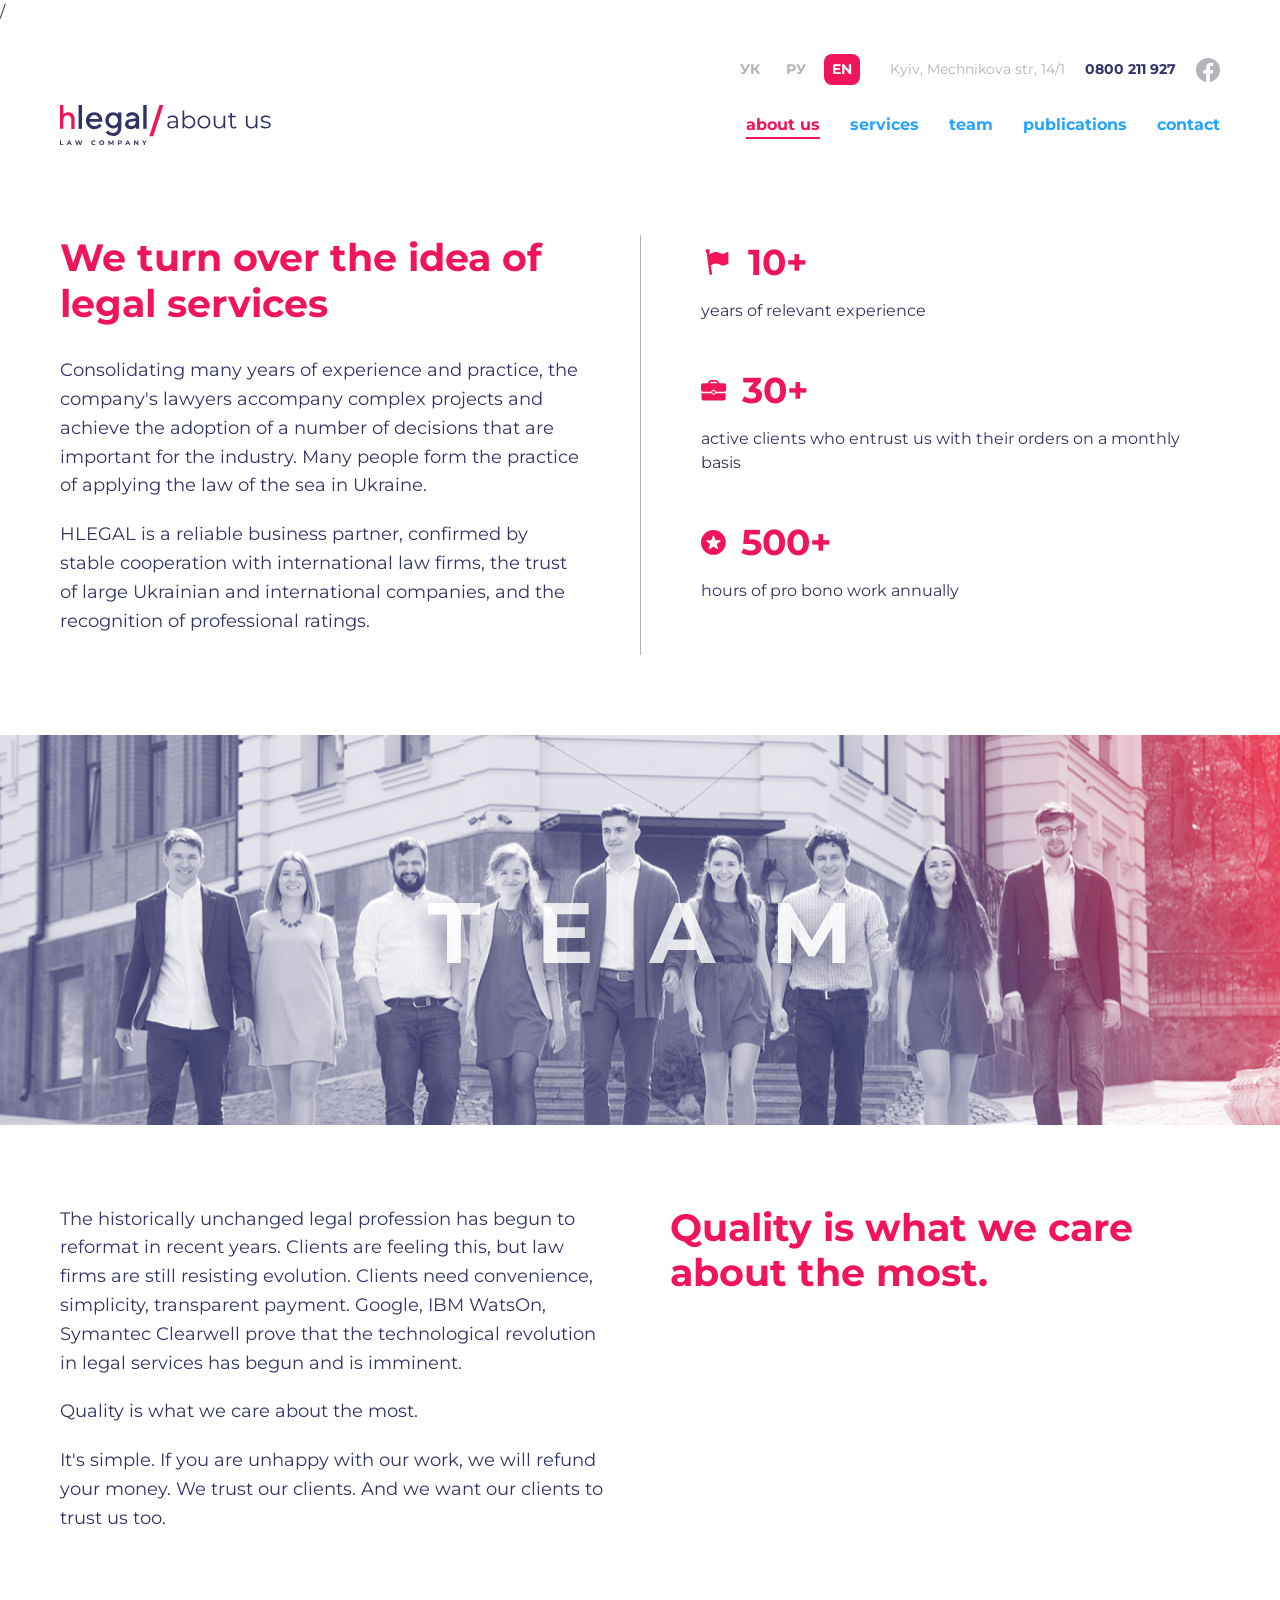
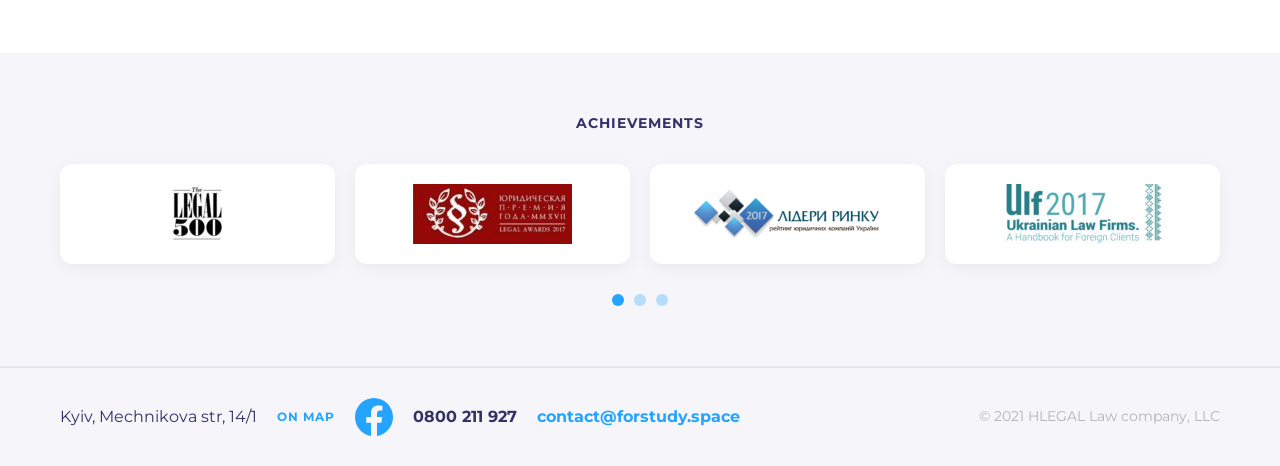
<file: dz end/index.html>
<!DOCTYPE html>
<html lang="en">
<head>
    <meta charset="UTF-8">
    <meta name="viewport" content="width=device-width, initial-scale=1.0">
    <title>HLEGAL - About Us </title>
    <link rel="preconnect" href="https://fonts.googleapis.com">
    <link rel="preconnect" href="https://fonts.gstatic.com" crossorigin>
    <link href="https://fonts.googleapis.com/css2?family=Montserrat:wght@400;700&display=swap" rel="stylesheet">
    <link rel="stylesheet" href="scss/style.css">
</head>
<body>/
    <header class="header">
        <div class="container">
            <div class="header__top">
                <div class="header__lang">
                    <a href="#" class="header__lang-item">УК</a>
                    <a href="#" class="header__lang-item">РУ</a>
                    <a href="#" class="header__lang-item header__lang-item--active">EN</a>
                </div>
                <div class="header__contacts">
                    <span class="header__address">Kyiv, Mechnikova str, 14/1</span>
                    <a href="tel:0800211927" class="header__phone">0800 211 927</a>
                    <a href="#" class="header__social"><img src="IMG16/facebook.svg" alt="Facebook"></a>
                </div>
            </div>
              <div class="header__bottom">
                <a href="index.html" class="header__logo">
                    <img src="IMG16/logo.svg" alt="Hlegal">
                    <span class="header__page-name"></span>
                </a>
                <nav class="nav">
                    <ul class="nav__list">
                        <li class="nav__item"><a href="index.html" class="nav__link nav__link--active">about us</a></li>
                        <li class="nav__item"><a href="#" class="nav__link">services</a></li>
                        <li class="nav__item"><a href="team.html" class="nav__link">team</a></li>
                        <li class="nav__item"><a href="#" class="nav__link">publications</a></li>
                        <li class="nav__item"><a href="#" class="nav__link">contact</a></li>
                    </ul>
                </nav>
            </div>
        </div>
    </header>

    <main>
        <section class="about-hero container">
              <div class="about-hero__content">
                  <h1 class="about-hero__title">We turn over the idea of legal services</h1>
                  <p class="about-hero__text">Consolidating many years of experience and practice, the company's lawyers accompany complex projects and achieve the adoption of a number of decisions that are important for the industry. Many people form the practice of applying the law of the sea in Ukraine.</p>
                  <p class="about-hero__text">HLEGAL is a reliable business partner, confirmed by stable cooperation with international law firms, the trust of large Ukrainian and international companies, and the recognition of professional ratings.</p>
            </div>
            <div class="about-hero__stats">
                <div class="stat-item">
                    <div class="stat-item__header">
                        <img src="IMG16/experience.svg" alt="icon">
                        <span class="stat-item__number">10+</span>
                    </div>
                    <p class="stat-item__desc">years of relevant experience</p>
                </div>
                <div class="stat-item">
                    <div class="stat-item__header">
                        <img src="IMG16/group.svg" alt="icon">
                        <span class="stat-item__number">30+</span>
                    </div>
                    <p class="stat-item__desc">active clients who entrust us with their orders on a monthly basis</p>
                </div>
                <div class="stat-item">
                    <div class="stat-item__header">
                        <img src="IMG16/star.svg" alt="icon">
                        <span class="stat-item__number">500+</span>
                    </div>
                    <p class="stat-item__desc">hours of pro bono work annually</p>
                </div>
            </div>
        </section>

        <section class="banner">
            <img src="IMG16/team.svg" alt="Team" class="banner__img">
        </section>

        <section class="quality container">
              <div class="quality__content">
                  <p class="quality__text">The historically unchanged legal profession has begun to reformat in recent years. Clients are feeling this, but law firms are still resisting evolution. Clients need convenience, simplicity, transparent payment. Google, IBM WatsOn, Symantec Clearwell prove that the technological revolution in legal services has begun and is imminent.</p>
                  <p class="quality__text">Quality is what we care about the most.</p>
                  <p class="quality__text">It's simple. If you are unhappy with our work, we will refund your money. We trust our clients. And we want our clients to trust us too.</p>
              </div>
            <div class="quality__title-wrapper">
                <h2 class="quality__title">Quality is what we care about the most.</h2>
            </div>
        </section>

        <section class="achievements">
            <div class="container">
                <h3 class="achievements__title">ACHIEVEMENTS</h3>
                <div class="achievements__grid">
                        <div class="achievements__item"><img src="IMG16/legal500.svg" alt="Legal 500"></div>
                        <div class="achievements__item"><img src="IMG16/image2.svg" alt="Achievement 2"></div>
                        <div class="achievements__item"><img src="IMG16/image3.svg" alt="Achievement 3"></div>
                        <div class="achievements__item"><img src="IMG16/image4.svg" alt="Achievement 4"></div>
                </div>
                <div class="achievements__dots">
                    <span class="dot dot--active"></span>
                    <span class="dot"></span>
                    <span class="dot"></span>
                </div>
            </div>
        </section>
    </main>

    <footer class="footer">
        <div class="container footer__inner">
            <div class="footer__left">
                <span class="footer__address">Kyiv, Mechnikova str, 14/1</span>
                <a href="#" class="footer__map-link">ON MAP</a>
                    <div class="footer__contacts">
                        <a href="#" class="footer__social"><img src="IMG16/facebook2.svg" alt="Facebook"></a>
                        <a href="tel:0800211927" class="footer__phone">0800 211 927</a>
                        <a href="mailto:contact@forstudy.space" class="footer__email">contact@forstudy.space</a>
                    </div>
            </div>
            <div class="footer__right">
                <p class="footer__copy">© 2021 HLEGAL Law company, LLC</p>
            </div>
        </div>
    </footer>
</body>
</html>
</file>
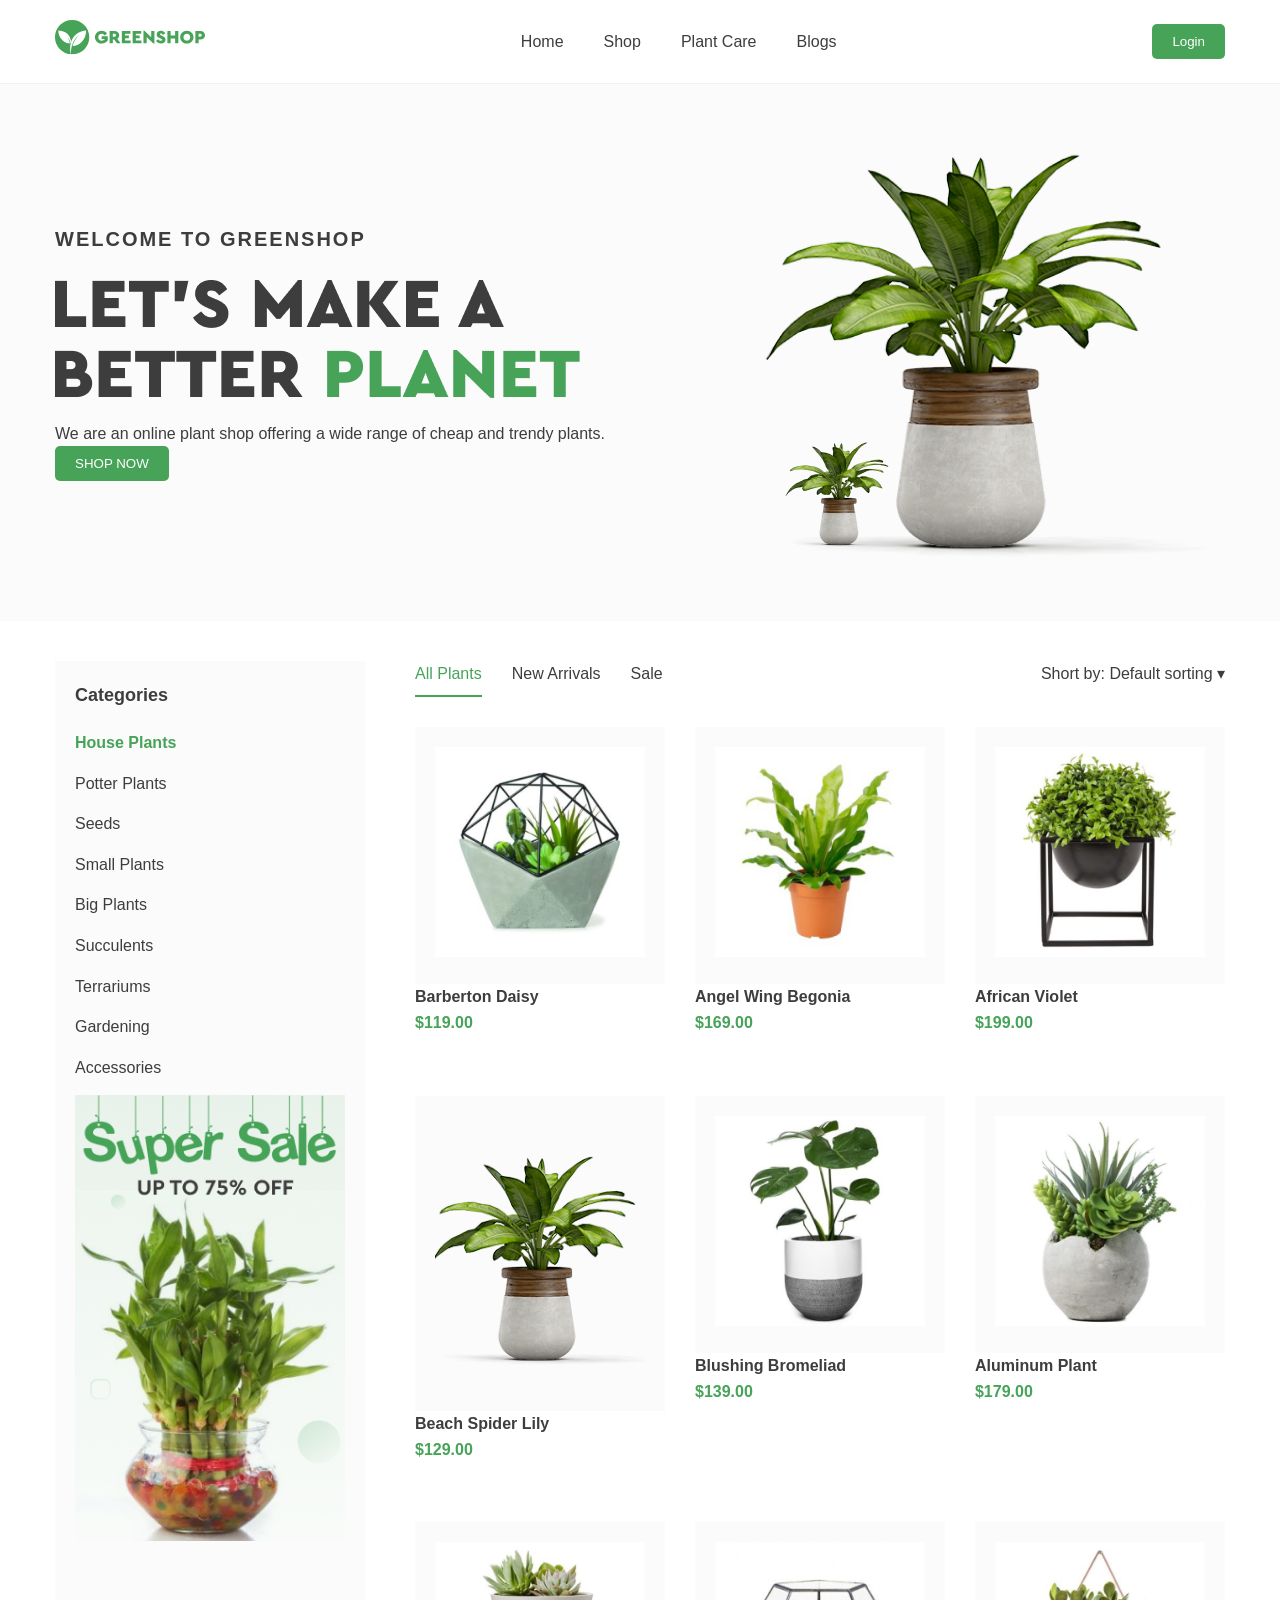
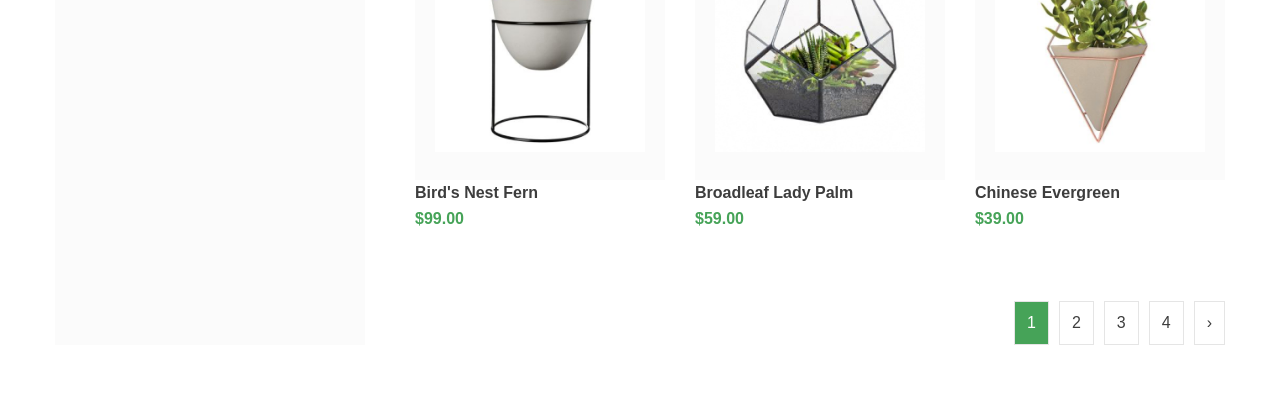
<file: dz9.1/index.html>
<!DOCTYPE html>
<html lang="ru">
<head>
    <meta charset="UTF-8">
    <meta name="viewport" content="width=device-width, initial-scale=1.0">
    <title>GREENSHOP - Flex & Responsive</title>
    <link rel="stylesheet" href="css/style.css">
</head>
<body>

    <header class="site-header">
        <div class="container header-content">
            <div class="logo">
                <img src="IMG9/Logo.svg" alt="Greenshop Logo">
            </div>
            <nav class="main-nav">
                <ul>
                    <li><a href="#">Home</a></li>
                    <li><a href="#">Shop</a></li>
                    <li><a href="#">Plant Care</a></li>
                    <li><a href="#">Blogs</a></li>
                </ul>
            </nav>
            <div class="login-btn">
                <button>Login</button>
            </div>
        </div>
    </header>

    <section class="hero-section">
        <div class="container hero-content">
            <div class="hero-text-block">
                <p>WELCOME TO GREENSHOP</p>
                <img src="IMG9/LMBP.png" alt="Let's Make a Better Planet" class="hero-title-img">
                <p>We are an online plant shop offering a wide range of cheap and trendy plants.</p>
                <button>SHOP NOW</button>
            </div>
            <div class="hero-image-block">
                <img src="IMG9/Plant1.png" alt="Large Plant">
            </div>
        </div>
    </section>

    <div class="container main-layout">
        <aside class="sidebar">
            <h3 class="sidebar-title">Categories</h3>
            <ul class="categories-list">
                <li class="active">House Plants</li>
                <li>Potter Plants</li>
                <li>Seeds</li>
                <li>Small Plants</li>
                <li>Big Plants</li>
                <li>Succulents</li>
                <li>Terrariums</li>
                <li>Gardening</li>
                <li>Accessories</li>
            </ul>
            <div class="sidebar-banner">
                <img src="IMG9/plsalecard.png" alt="Super Sale">
            </div>
        </aside>

        <main class="products">
            <div class="products-header">
                <div class="filters">
                    <span class="filter active">All Plants</span>
                    <span class="filter">New Arrivals</span>
                    <span class="filter">Sale</span>
                </div>
                <div class="sort">Short by: Default sorting ▾</div>
            </div>

            <div class="products-grid">
                <div class="product-card">
                    <div class="product-image"><img src="IMG9/pl1.png" alt=""></div>
                    <h4>Barberton Daisy</h4>
                    <span class="price">$119.00</span>
                </div>
                <div class="product-card">
                    <div class="product-image"><img src="IMG9/pl2.png" alt=""></div>
                    <h4>Angel Wing Begonia</h4>
                    <span class="price">$169.00</span>
                </div>
                <div class="product-card">
                    <div class="product-image"><img src="IMG9/pl3.png" alt=""></div>
                    <h4>African Violet</h4>
                    <span class="price">$199.00</span>
                </div>
                <div class="product-card">
                    <div class="product-image"><img src="IMG9/pl4.png" alt=""></div>
                    <h4>Beach Spider Lily</h4>
                    <span class="price">$129.00</span>
                </div>
                <div class="product-card">
                    <div class="product-image"><img src="IMG9/pl5.png" alt=""></div>
                    <h4>Blushing Bromeliad</h4>
                    <span class="price">$139.00</span>
                </div>
                <div class="product-card">
                    <div class="product-image"><img src="IMG9/pl6.png" alt=""></div>
                    <h4>Aluminum Plant</h4>
                    <span class="price">$179.00</span>
                </div>
                <div class="product-card">
                    <div class="product-image"><img src="IMG9/pl7.png" alt=""></div>
                    <h4>Bird's Nest Fern</h4>
                    <span class="price">$99.00</span>
                </div>
                <div class="product-card">
                    <div class="product-image"><img src="IMG9/pl8.png" alt=""></div>
                    <h4>Broadleaf Lady Palm</h4>
                    <span class="price">$59.00</span>
                </div>
                <div class="product-card">
                    <div class="product-image"><img src="IMG9/pl9.png" alt=""></div>
                    <h4>Chinese Evergreen</h4>
                    <span class="price">$39.00</span>
                </div>
            </div>

            <div class="pagination">
                <span class="page active">1</span>
                <span class="page">2</span>
                <span class="page">3</span>
                <span class="page">4</span>
                <span class="page">›</span>
            </div>
        </main>
    </div>

</body>
</html>
</file>
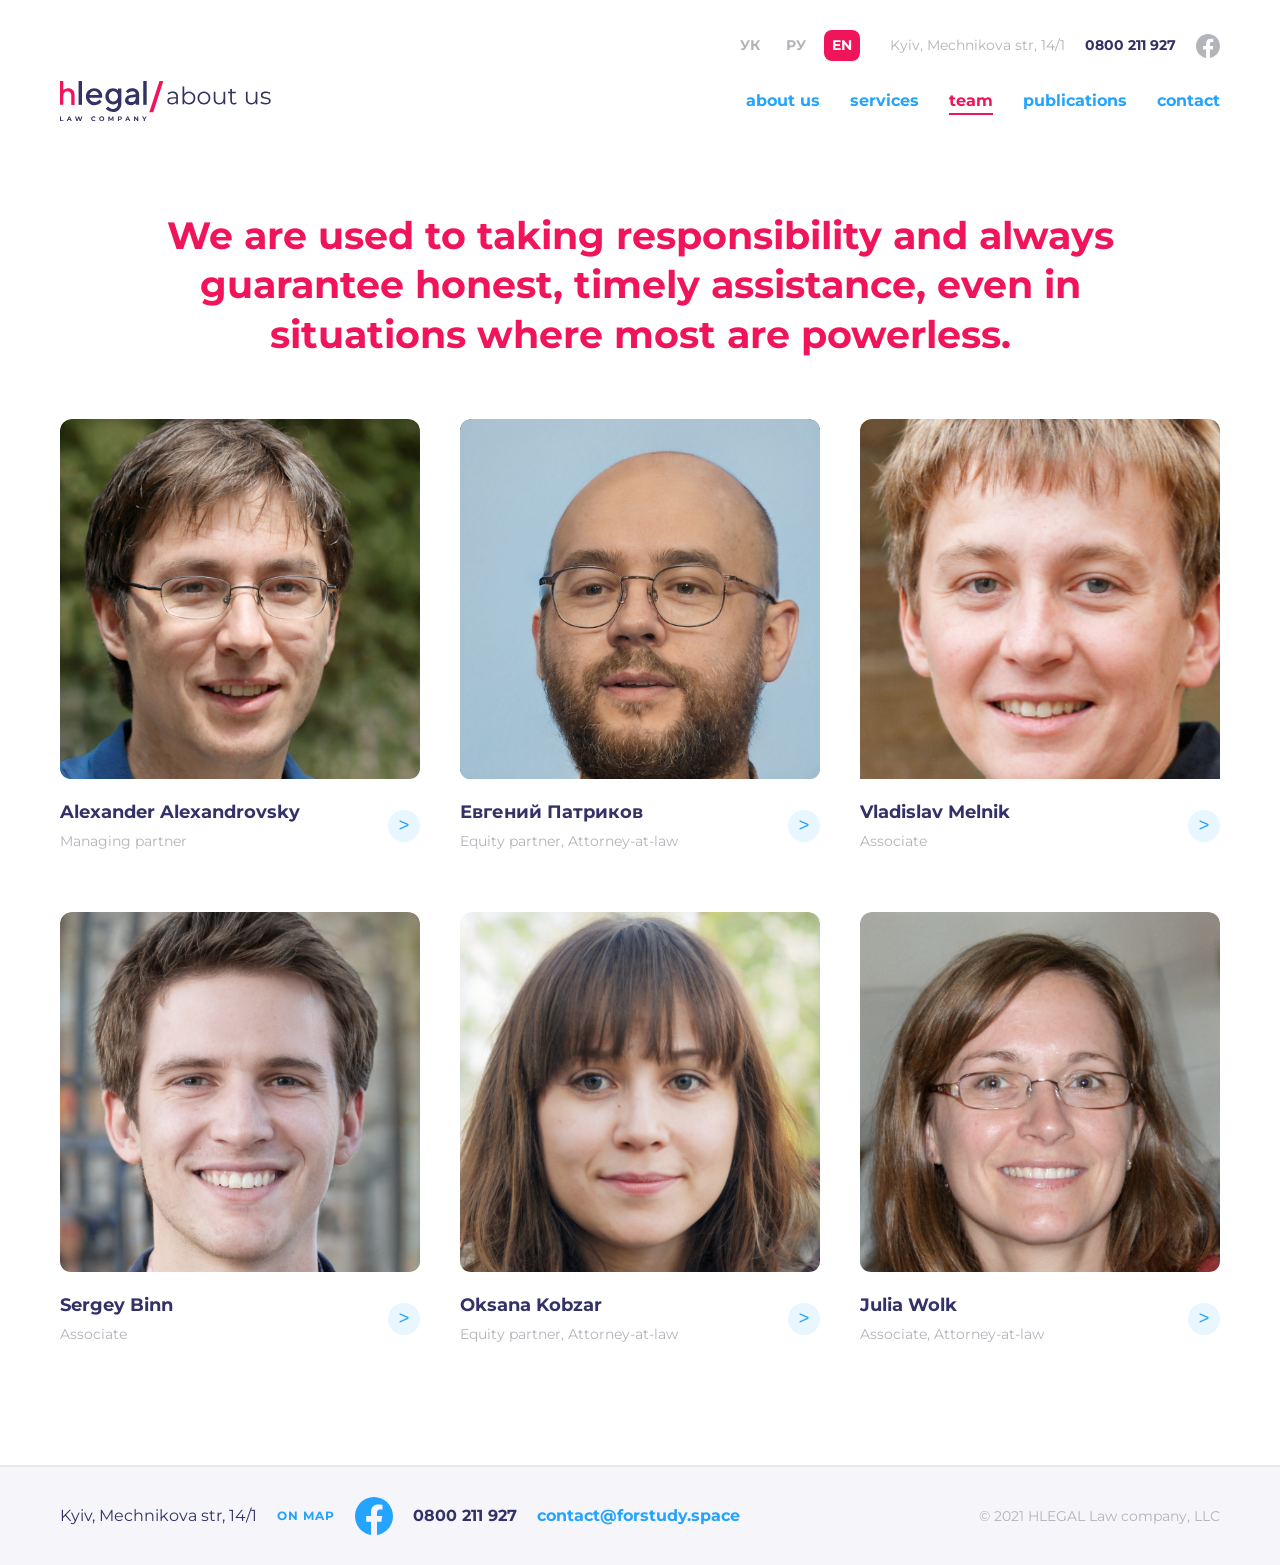
<file: dz end/team.html>
<!DOCTYPE html>
<html lang="en">
<head>
    <meta charset="UTF-8">
    <meta name="viewport" content="width=device-width, initial-scale=1.0">
    <title>HLEGAL - Team</title>
    <link rel="preconnect" href="https://fonts.googleapis.com">
    <link rel="preconnect" href="https://fonts.gstatic.com" crossorigin>
    <link href="https://fonts.googleapis.com/css2?family=Montserrat:wght@400;700&display=swap" rel="stylesheet">
    <link rel="stylesheet" href="scss/style.css">
</head>
<body>
    <header class="header">
        <div class="container">
            <div class="header__top">
                <div class="header__lang">
                    <a href="#" class="header__lang-item">УК</a>
                    <a href="#" class="header__lang-item">РУ</a>
                    <a href="#" class="header__lang-item header__lang-item--active">EN</a>
                </div>
                <div class="header__contacts">
                    <span class="header__address">Kyiv, Mechnikova str, 14/1</span>
                    <a href="tel:0800211927" class="header__phone">0800 211 927</a>
                    <a href="#" class="header__social"><img src="IMG16/facebook.svg" alt="Facebook"></a>
                </div>
            </div>
            <div class="header__bottom">
                <a href="index.html" class="header__logo">
                    <img src="IMG16/logo.svg" alt="Hlegal">
                    <span class="header__page-name"></span>
                </a>
                <nav class="nav">
                    <ul class="nav__list">
                        <li class="nav__item"><a href="index.html" class="nav__link">about us</a></li>
                        <li class="nav__item"><a href="#" class="nav__link">services</a></li>
                        <li class="nav__item"><a href="team.html" class="nav__link nav__link--active">team</a></li>
                        <li class="nav__item"><a href="#" class="nav__link">publications</a></li>
                        <li class="nav__item"><a href="#" class="nav__link">contact</a></li>
                    </ul>
                </nav>
            </div>
        </div>
    </header>

    <main class="team-page">
        <section class="container">
            <h1 class="team-page__title">We are used to taking responsibility and always guarantee honest, timely assistance, even in situations where most are powerless.</h1>

            <div class="team-grid">
                <div class="team-card">
                    <div class="team-card__img-wrapper">
                        <img src="IMG16/face1.svg" alt="Alexander Alexandrovsky" class="team-card__img">
                    </div>
                    <div class="team-card__info">
                        <div class="team-card__text">
                            <h3 class="team-card__name">Alexander Alexandrovsky</h3>
                            <p class="team-card__role">Managing partner</p>
                        </div>
                        <button class="team-card__btn">></button>
                    </div>
                </div>
                <div class="team-card">
                    <div class="team-card__img-wrapper">
                        <img src="IMG16/face2.svg" alt="Evgeny Patrikov" class="team-card__img">
                    </div>
                    <div class="team-card__info">
                        <div class="team-card__text">
                            <h3 class="team-card__name">Евгений Патриков</h3>
                            <p class="team-card__role">Equity partner, Attorney-at-law</p>
                        </div>
                        <button class="team-card__btn">></button>
                    </div>
                </div>
                <div class="team-card">
                    <div class="team-card__img-wrapper">
                        <img src="IMG16/face3.svg" alt="Vladislav Melnik" class="team-card__img">
                    </div>
                    <div class="team-card__info">
                        <div class="team-card__text">
                            <h3 class="team-card__name">Vladislav Melnik</h3>
                            <p class="team-card__role">Associate</p>
                        </div>
                        <button class="team-card__btn">></button>
                    </div>
                </div>
                <div class="team-card">
                    <div class="team-card__img-wrapper">
                        <img src="IMG16/face4.svg" alt="Sergey Binn" class="team-card__img">
                    </div>
                    <div class="team-card__info">
                        <div class="team-card__text">
                            <h3 class="team-card__name">Sergey Binn</h3>
                            <p class="team-card__role">Associate</p>
                        </div>
                        <button class="team-card__btn">></button>
                    </div>
                </div>
                <div class="team-card">
                    <div class="team-card__img-wrapper">
                        <img src="IMG16/face5.svg" alt="Oksana Kobzar" class="team-card__img">
                    </div>
                    <div class="team-card__info">
                        <div class="team-card__text">
                            <h3 class="team-card__name">Oksana Kobzar</h3>
                            <p class="team-card__role">Equity partner, Attorney-at-law</p>
                        </div>
                        <button class="team-card__btn">></button>
                    </div>
                </div>
                <div class="team-card">
                    <div class="team-card__img-wrapper">
                        <img src="IMG16/face6.svg" alt="Julia Wolk" class="team-card__img">
                    </div>
                    <div class="team-card__info">
                        <div class="team-card__text">
                            <h3 class="team-card__name">Julia Wolk</h3>
                            <p class="team-card__role">Associate, Attorney-at-law</p>
                        </div>
                        <button class="team-card__btn">></button>
                    </div>
                </div>
            </div>
        </section>
    </main>

    <footer class="footer">
        <div class="container footer__inner">
            <div class="footer__left">
                <span class="footer__address">Kyiv, Mechnikova str, 14/1</span>
                <a href="#" class="footer__map-link">ON MAP</a>
                <div class="footer__contacts">
                    <a href="#" class="footer__social"><img src="IMG16/facebook2.svg" alt="Facebook"></a>
                    <a href="tel:0800211927" class="footer__phone">0800 211 927</a>
                    <a href="mailto:contact@forstudy.space" class="footer__email">contact@forstudy.space</a>
                </div>
            </div>
            <div class="footer__right">
                <p class="footer__copy">© 2021 HLEGAL Law company, LLC</p>
            </div>
        </div>
    </footer>
</body>
</html>
</file>
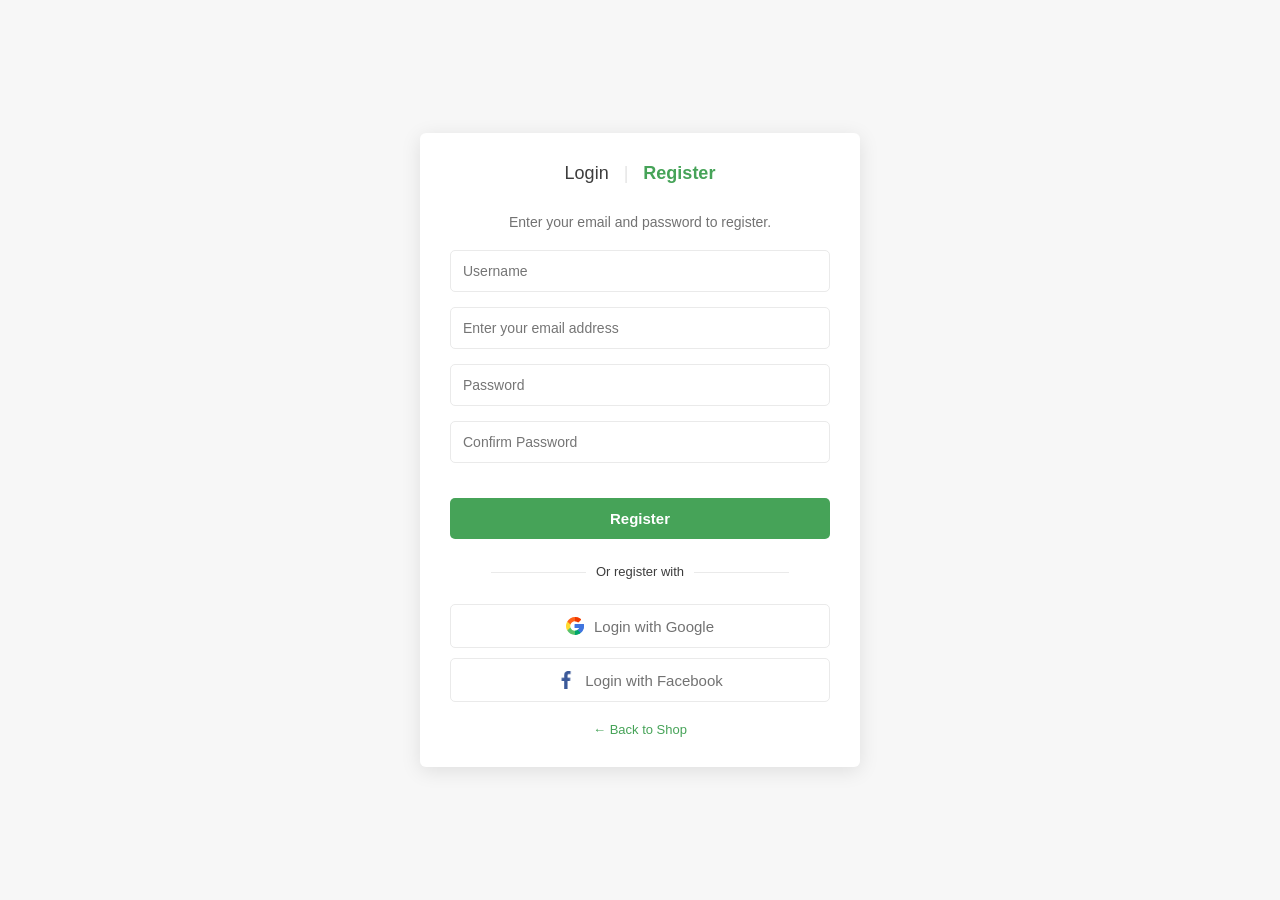
<file: dz12/registration.html>
<!DOCTYPE html>
<html lang="uk">
<head>
    <meta charset="UTF-8">
    <meta name="viewport" content="width=device-width, initial-scale=1.0">
    <title>Greenshop | Registration</title>
    <style>
        /* Твій оригінальний CSS з адаптацією під проект */
        body {
            margin: 0;
            font-family: 'Cera Pro', Arial, sans-serif;
            background: #f7f7f7;
            display: flex;
            justify-content: center;
            align-items: center;
            min-height: 100vh;
        }

        .modal {
            width: 380px;
            background: #fff;
            padding: 30px;
            border-radius: 6px;
            box-shadow: 0 4px 20px rgba(0,0,0,0.1);
            position: relative;
        }

        .modal-header {
            text-align: center;
            margin-bottom: 30px;
            font-size: 18px;
        }

        .modal-header a {
            text-decoration: none;
            color: #3D3D3D;
            font-weight: 500;
        }

        .modal-header .active {
            color: #46a358; /* Твій колір */
            font-weight: bold;
        }

        .modal-header span {
            color: #E5E5E5;
            margin: 0 10px;
        }

        p.description {
            text-align: center;
            color: #727272;
            font-size: 14px;
            margin-bottom: 20px;
        }

        .form-group {
            margin-bottom: 15px;
        }

        input {
            width: 100%;
            padding: 12px;
            border: 1px solid #EAEAEA;
            border-radius: 5px;
            font-size: 14px;
            box-sizing: border-box;
            outline: none;
        }

        input:focus {
            border-color: #46a358;
        }

        button {
            width: 100%;
            padding: 12px;
            border-radius: 5px;
            font-size: 15px;
            cursor: pointer;
            font-weight: bold;
            transition: 0.3s;
            border: none;
        }

        .btn-main {
            background: #46a358;
            color: #fff;
            margin-top: 20px;
        }

        .btn-main:hover {
            background: #3a8a4a;
        }

        .divider {
            text-align: center;
            margin: 25px 0;
            color: #3D3D3D;
            font-size: 13px;
            position: relative;
        }

        .divider:before,
        .divider:after {
            content: "";
            display: inline-block;
            width: 25%;
            height: 1px;
            background: #EAEAEA;
            vertical-align: middle;
            margin: 0 10px;
        }

        .social-btn {
            background: #fff;
            border: 1px solid #EAEAEA;
            margin-top: 10px;
            display: flex;
            align-items: center;
            justify-content: center;
            gap: 10px;
            color: #727272;
            font-weight: normal;
        }

        .social-btn:hover {
            background: #f9f9f9;
        }

        .social-btn img {
            width: 18px;
        }

        .back-home {
            display: block;
            text-align: center;
            margin-top: 20px;
            color: #46a358;
            text-decoration: none;
            font-size: 13px;
        }
    </style>
</head>
<body>

    <div class="modal">
        <div class="modal-header">
            <a href="#">Login</a>
            <span>|</span>
            <a href="#" class="active">Register</a>
        </div>

        <p class="description">Enter your email and password to register.</p>

        <form action="#">
            <div class="form-group">
                <input type="text" placeholder="Username" required>
            </div>
            <div class="form-group">
                <input type="email" placeholder="Enter your email address" required>
            </div>
            <div class="form-group">
                <input type="password" placeholder="Password" required>
            </div>
            <div class="form-group">
                <input type="password" placeholder="Confirm Password" required>
            </div>

            <button type="submit" class="btn-main">Register</button>
        </form>

        <div class="divider">Or register with</div>

        <button type="button" class="social-btn">
            <img src="IMG11/google1.svg" alt="Google">
            Login with Google
        </button>

        <button type="button" class="social-btn">
            <img src="IMG11/facebook1.png" alt="Facebook"> 
            Login with Facebook
        </button>

        <a href="index.html" class="back-home">← Back to Shop</a>
    </div>

</body>
</html>
</file>
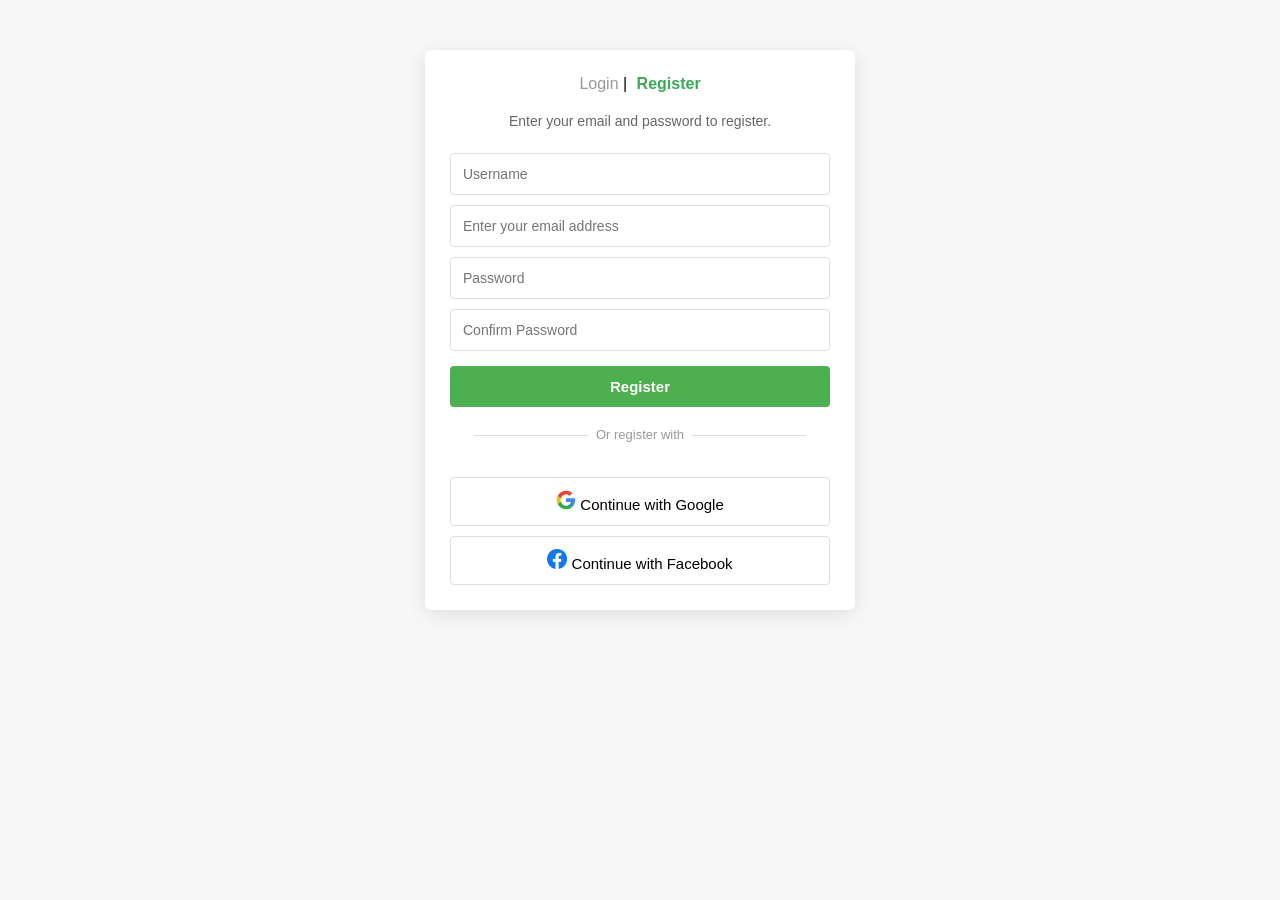
<file: dz5/дз3.1.html>
<!DOCTYPE html>
<html lang="ru">
<head>
    <meta charset="UTF-8">
    <title>Register</title>
    <link rel="stylesheet" href="css/styles.css">

</head>
<body>

    <div class="modal">

        <div class="header">
            <span>Login</span> | <a href="#">Register</a>
        </div>

        <p class="description">
            Enter your email and password to register.
        </p>

        <form>
            <input type="text" placeholder="Username">
            <input type="email" placeholder="Enter your email address">
            <input type="password" placeholder="Password">
            <input type="password" placeholder="Confirm Password">

            <button class="btn-main" type="submit">Register</button>
        </form>

        <div class="divider">Or register with</div>

        <button type="button" class="btn-google">
          <img src= "IMG2/Glogo.png" width="20" alt="Google">
          Continue with Google</button>
        <button type="button" class="btn-facebook">
          <img src= "IMG2/Flogo.png" width="20" alt="Facebook">
          Continue with Facebook</button>

    </div>

</body>
</html>
</file>
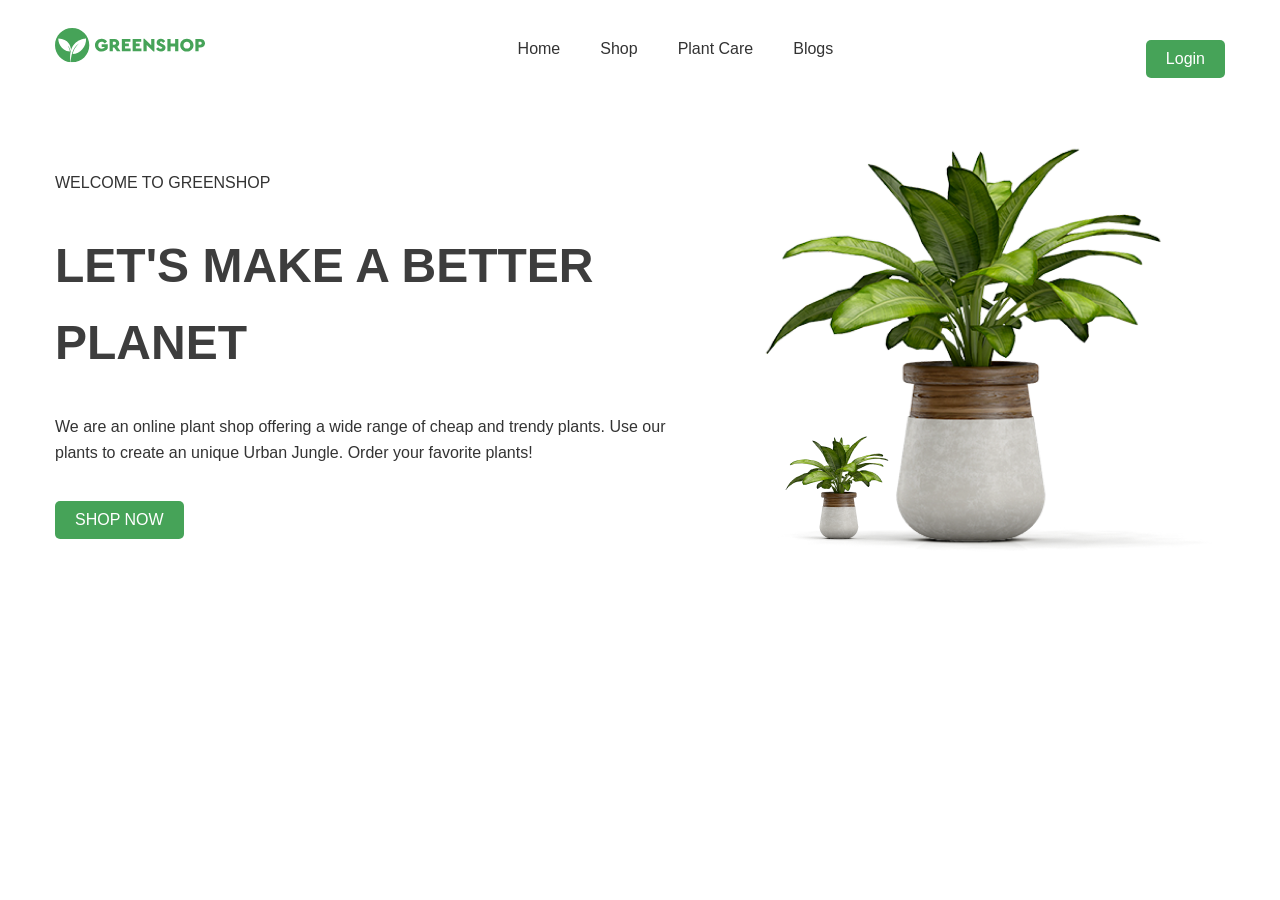
<file: dz6/dz6hillel.html>
<!DOCTYPE html>
<html lang="ru">
<head>
    <meta charset="UTF-8">
    <meta name="viewport" content="width=device-width, initial-scale=1.0">
    <title>GREENSHOP</title>
    <link rel="stylesheet" href="css/styles.css">
</head>
<body>
    <header class="site-header">
        <div class="container header-content">
            <div class="logo">
              <img src="IMG6hillel/Logo.svg" alt="Greenshop Logo">
            </div><!--
         --><nav class="main-nav">
                <ul>
                    <li><a href="#">Home</a></li>
                    <li><a href="#">Shop</a></li>
                    <li><a href="#">Plant Care</a></li>
                    <li><a href="#">Blogs</a></li>
                </ul>
            </nav><!--
         --><div class="login-btn">
                <button>Login</button>
            </div>
        </div>
    </header>

    <main class="hero-section">
        <div class="container hero-content">
            <div class="hero-text-block">
                <p>WELCOME TO GREENSHOP</p>
                <h1>LET'S MAKE A BETTER PLANET</h1>
                <p>We are an online plant shop offering a wide range of cheap and trendy plants. Use our plants to create an unique Urban Jungle. Order your favorite plants!</p>
                <button>SHOP NOW</button>
            </div>
            <div class="hero-image-block">
                <img src="IMG6hillel/Plant1.png" alt="Large Plant">
            </div>
        </div>
    </main>

</body>
</html>
</file>
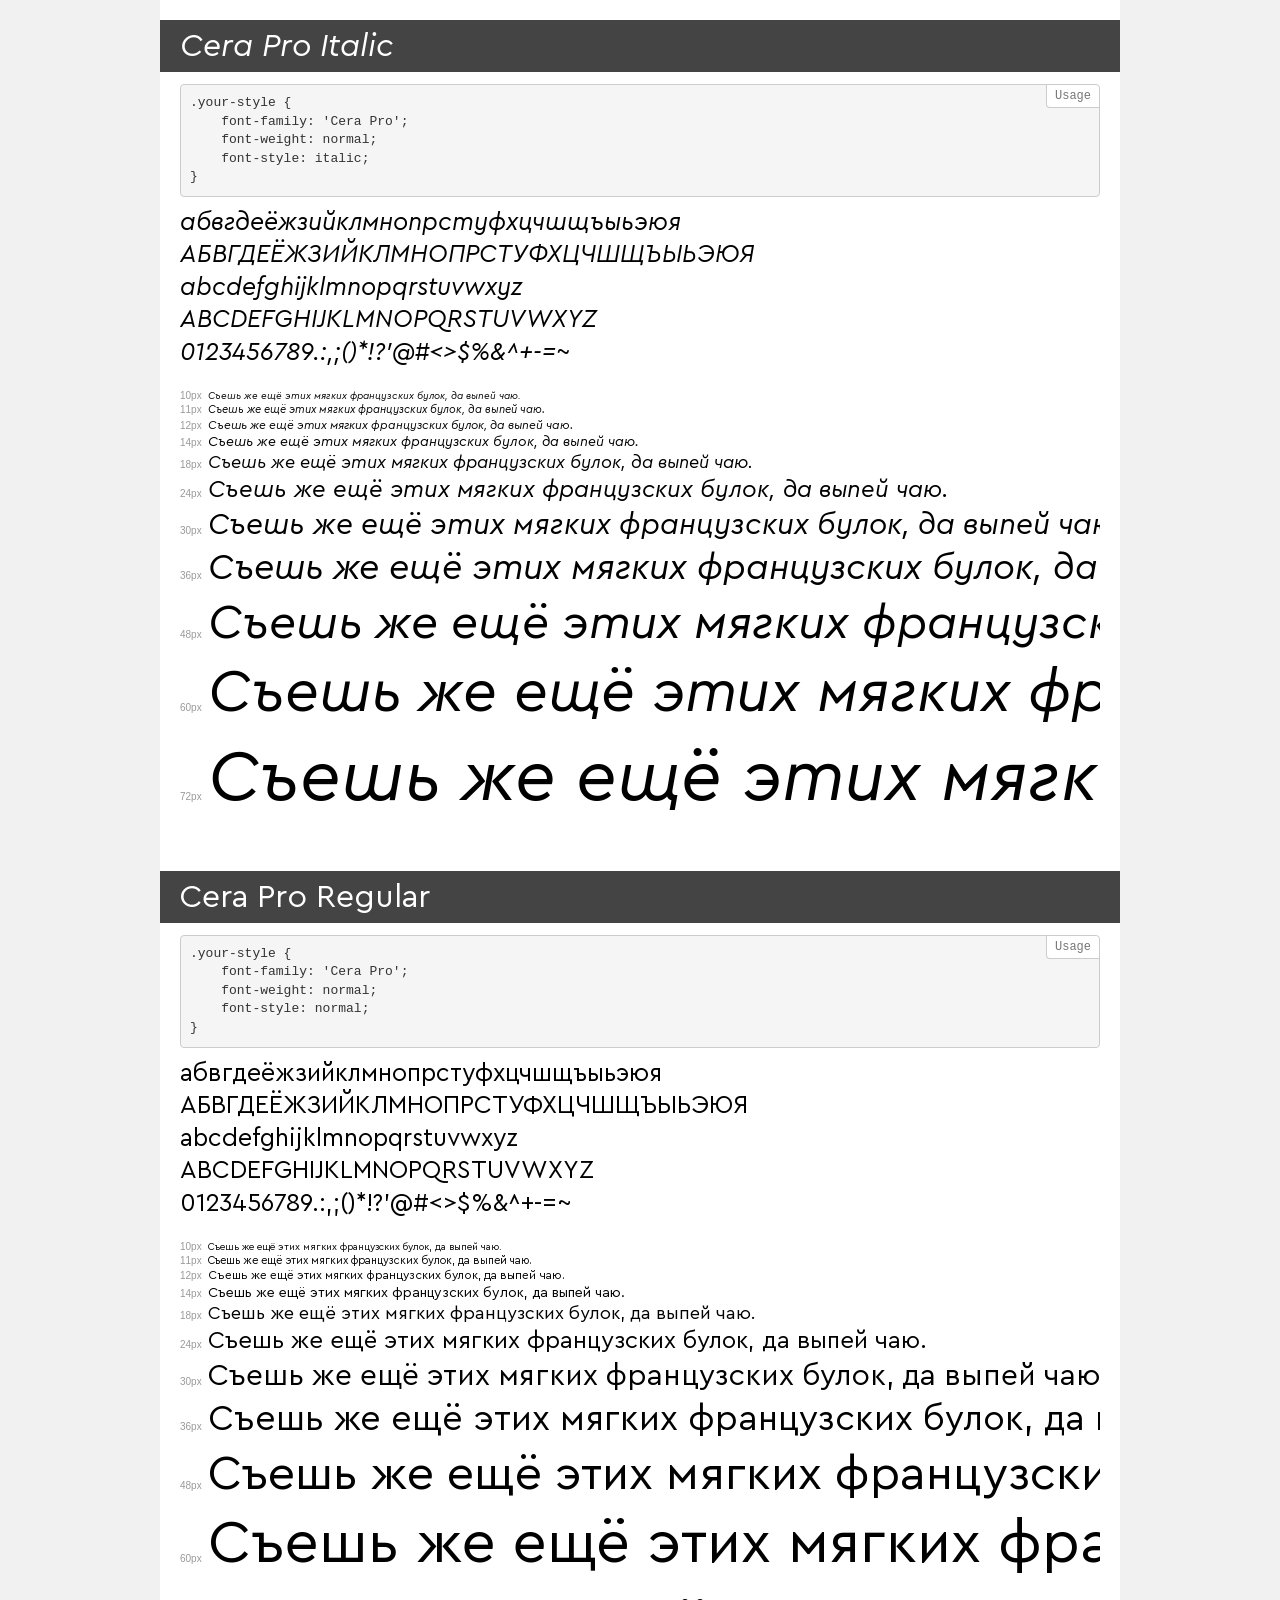
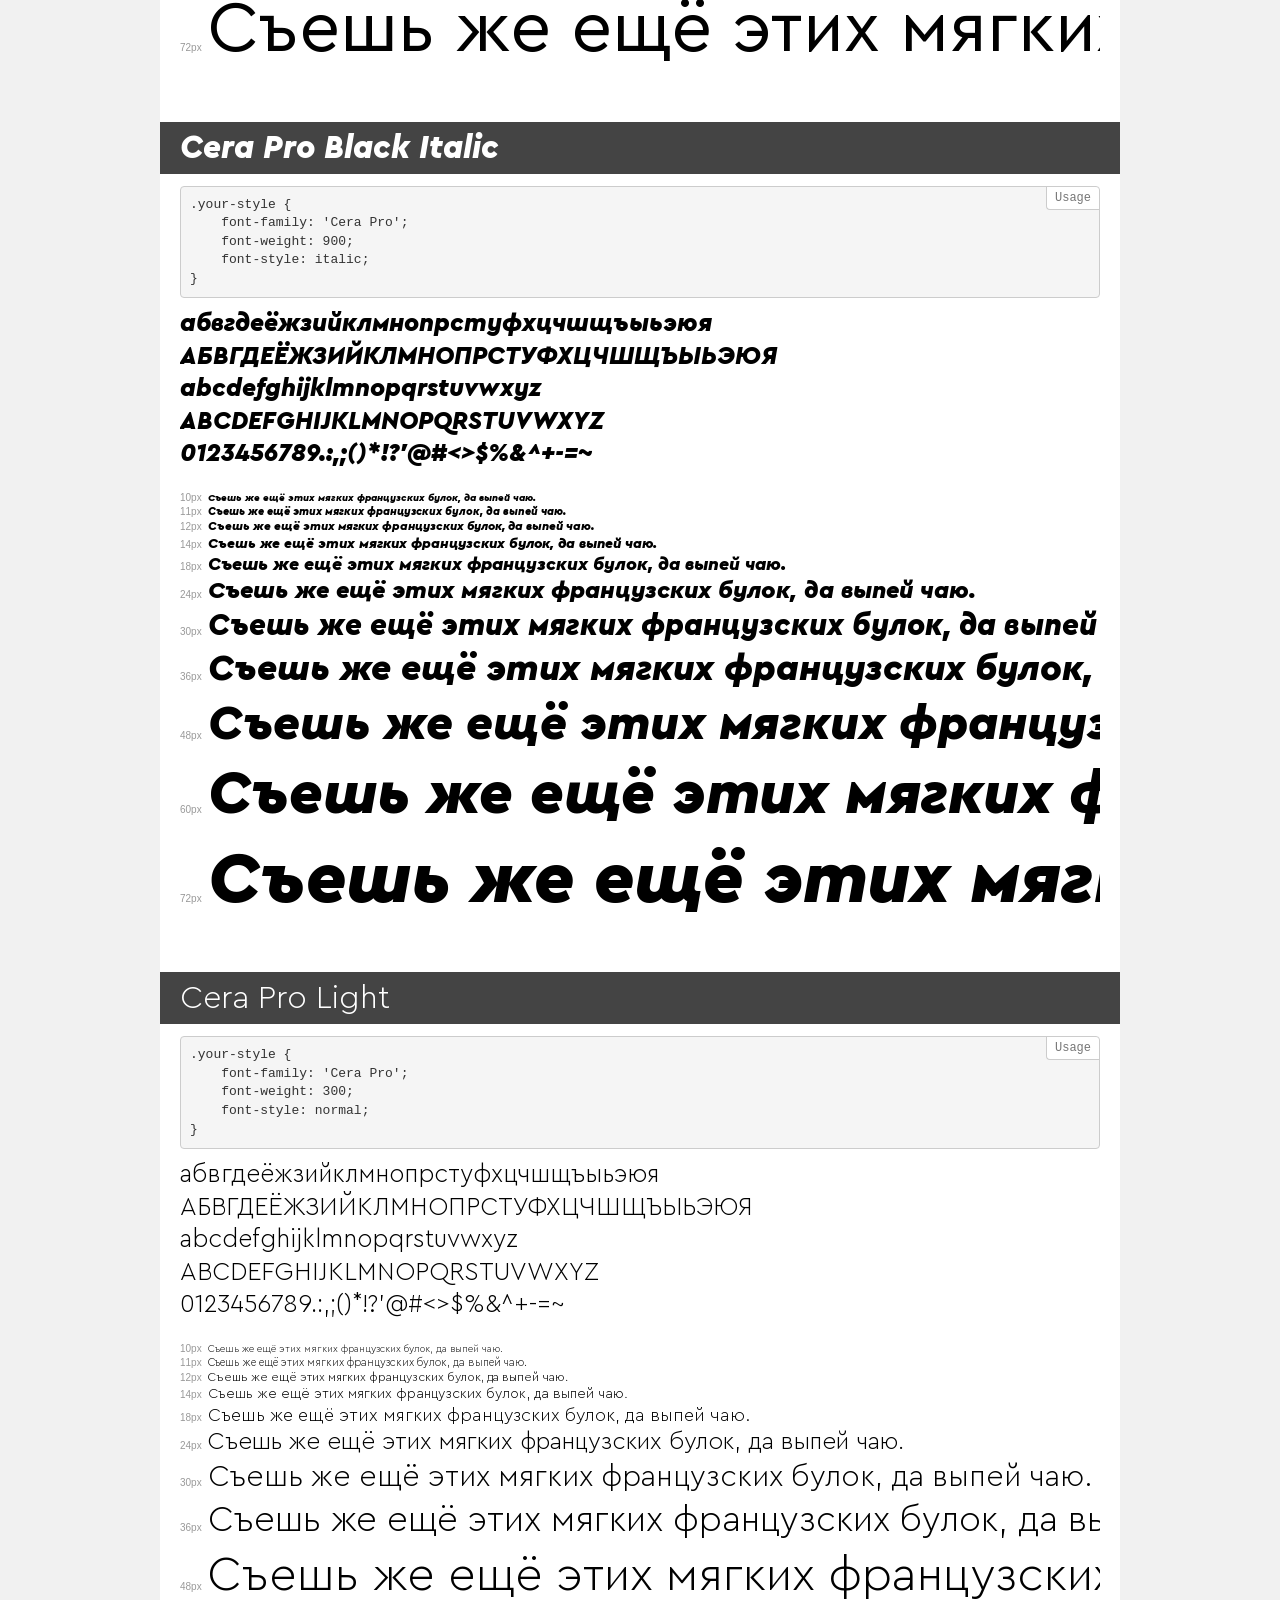
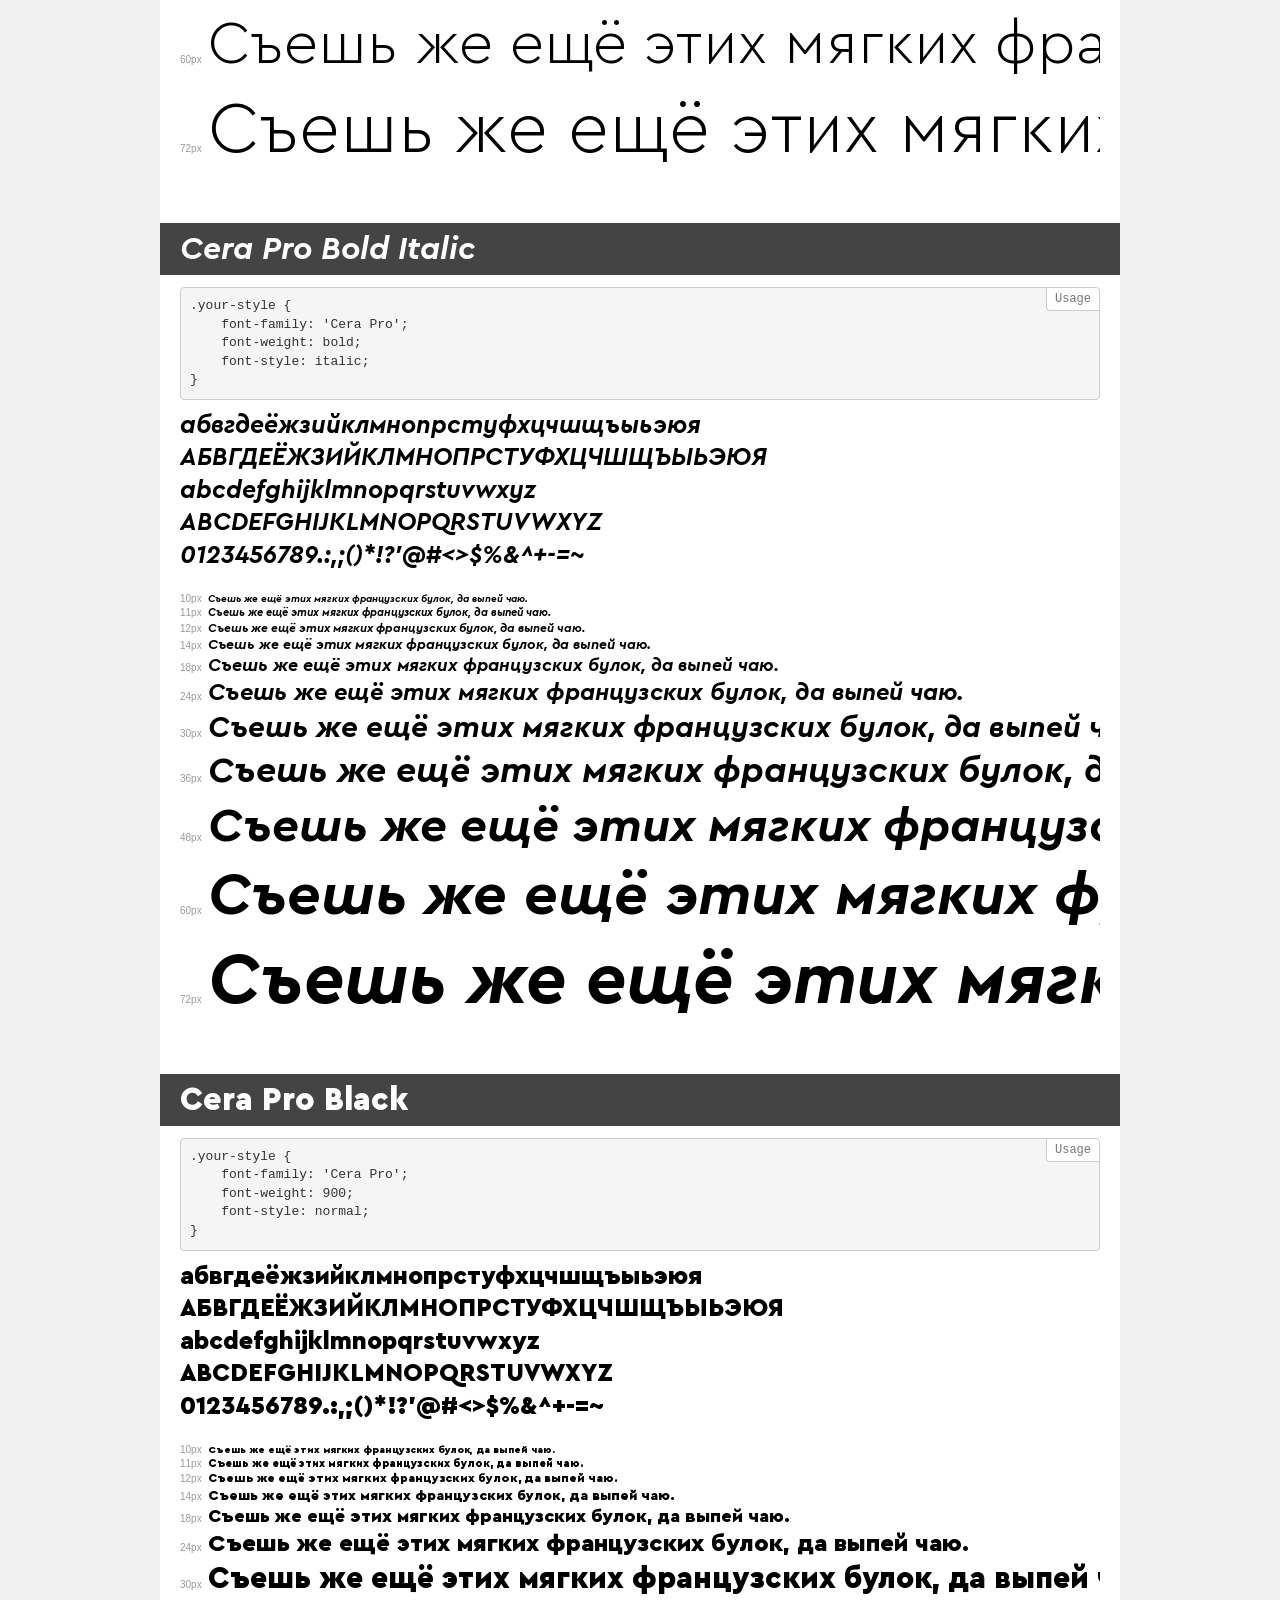
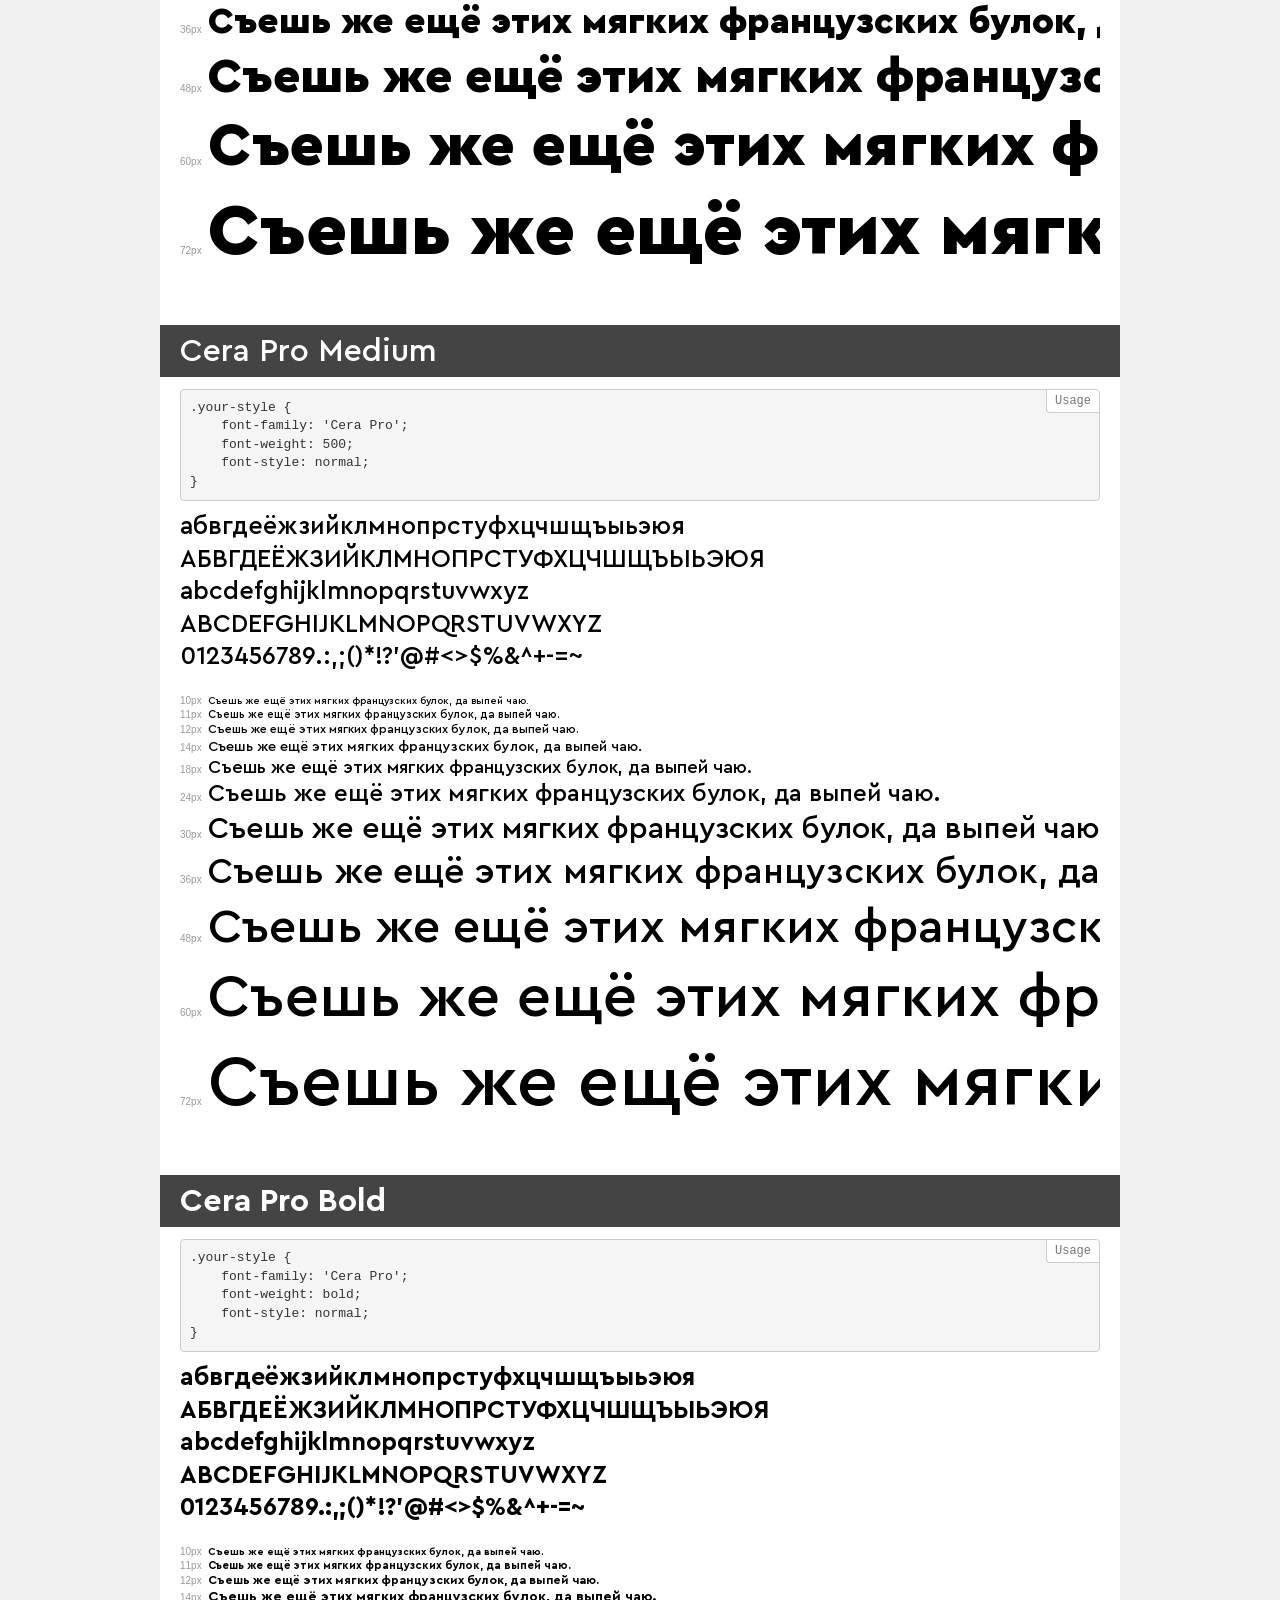
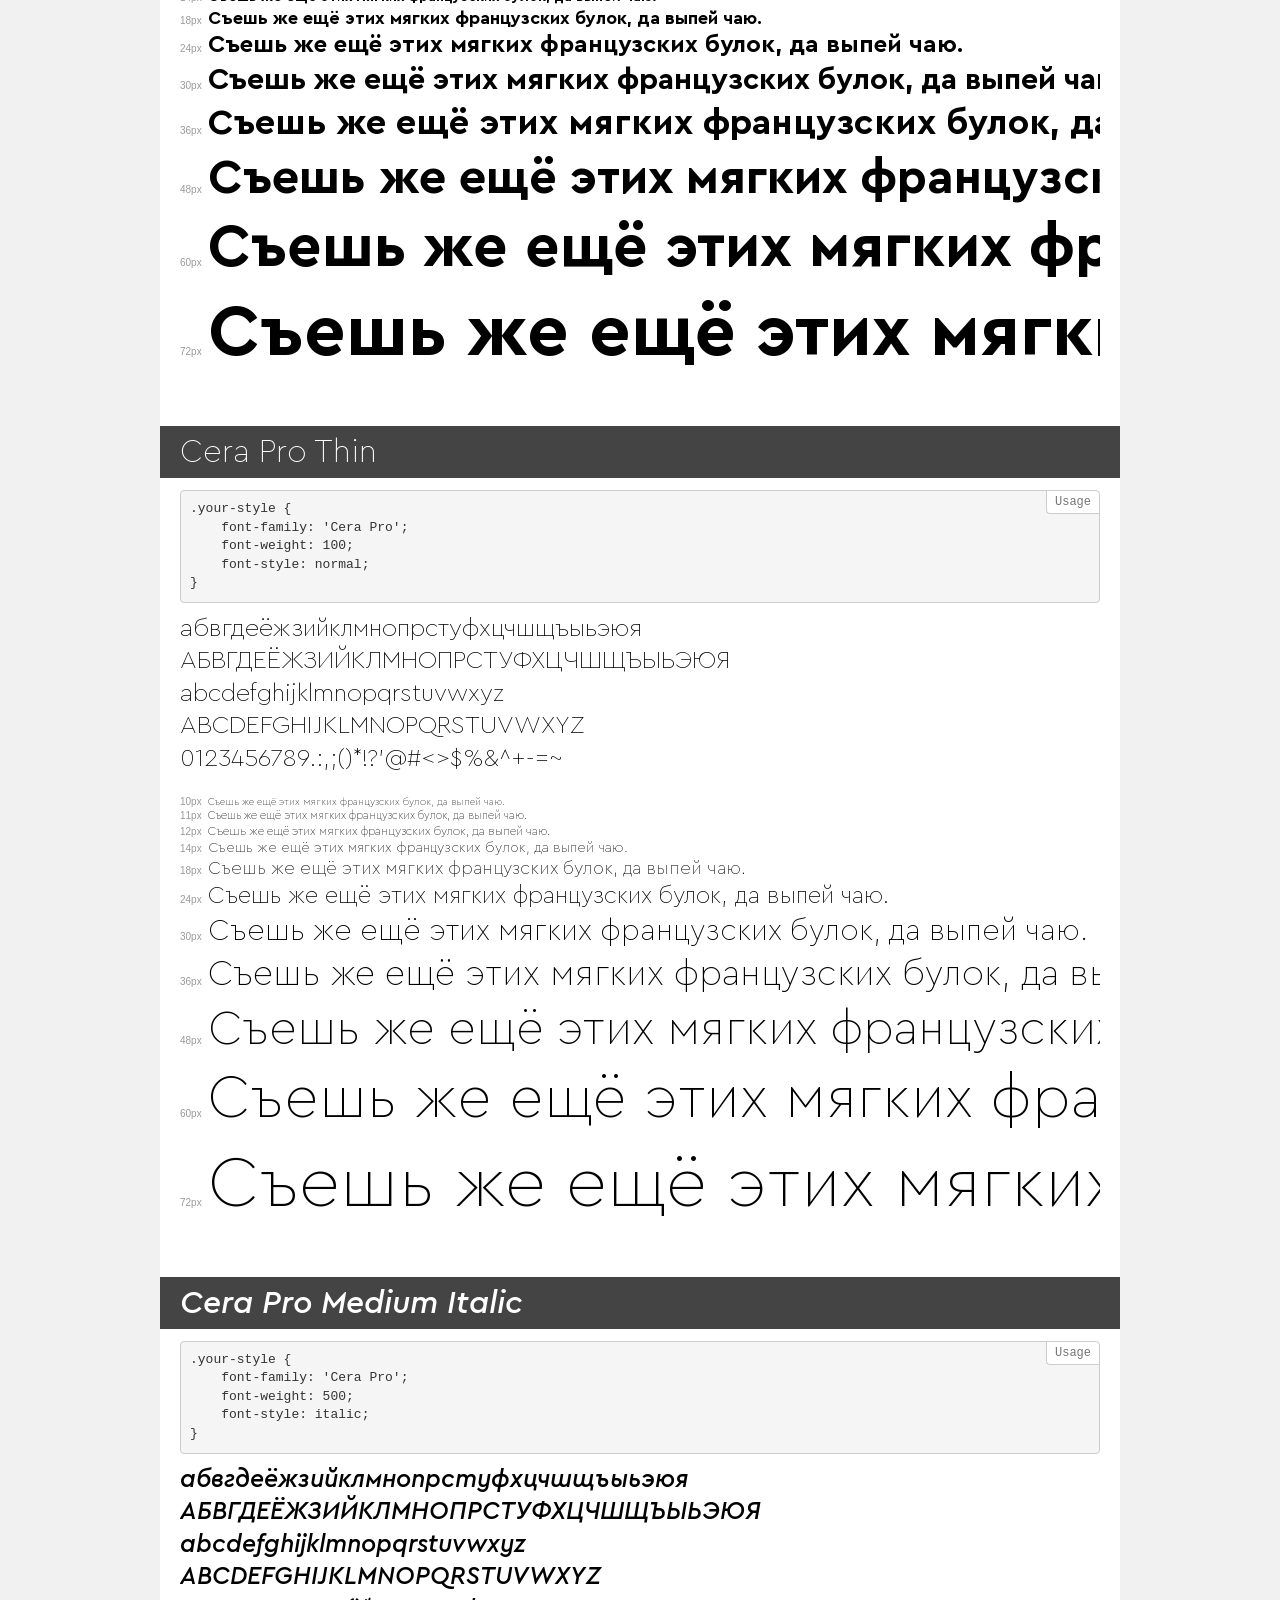
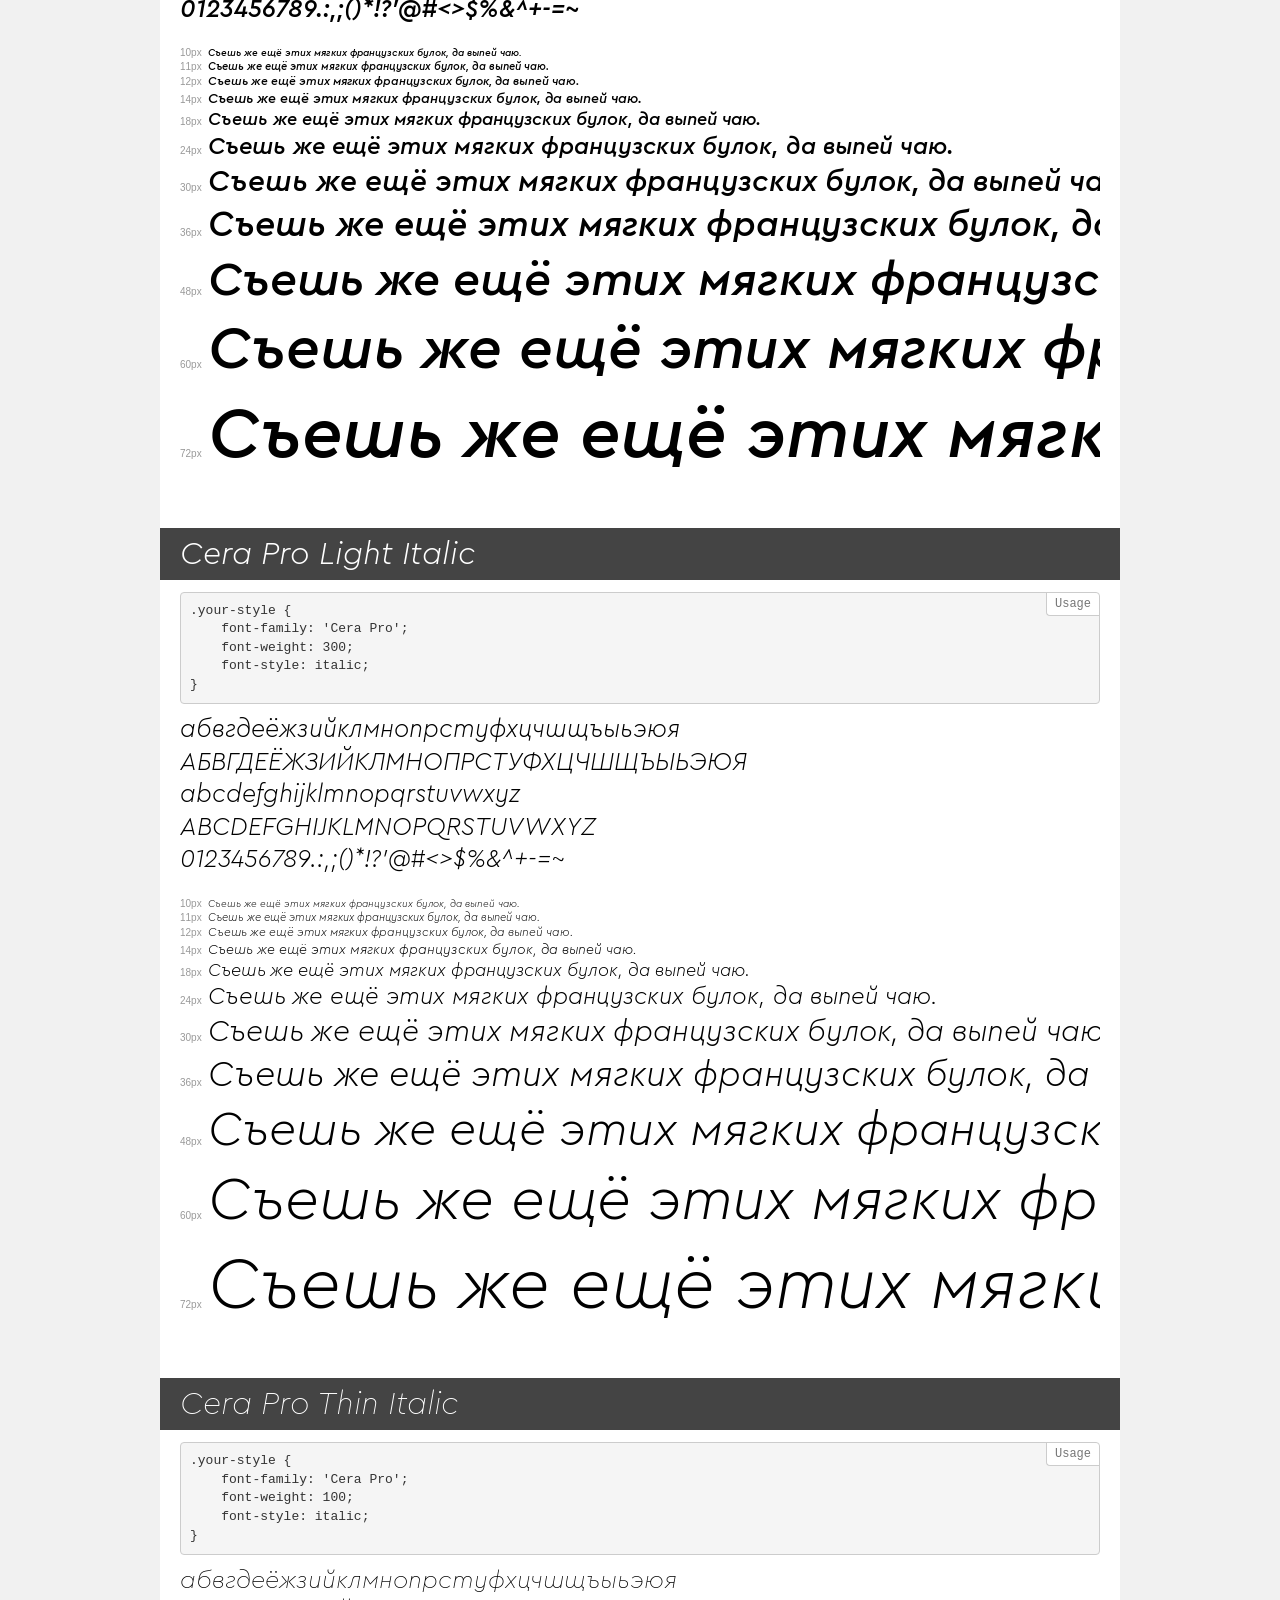
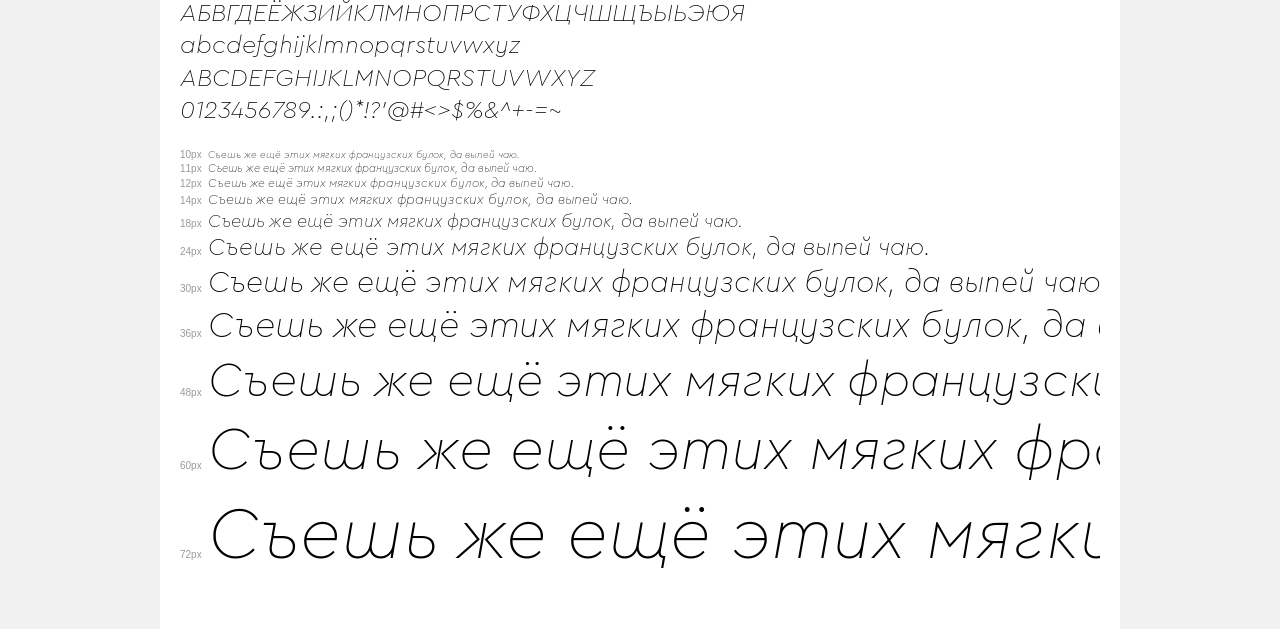
<file: dz10/fonts/demo.html>
<!DOCTYPE html>
<html>
<head>
    <meta charset="utf-8">
    <meta http-equiv="X-UA-Compatible" content="IE=edge">
    <meta name="viewport" content="width=device-width, initial-scale=1">
    <meta name="robots" content="noindex, noarchive">
    <meta name="format-detection" content="telephone=no">
    <title>Transfonter demo</title>
    <link href="stylesheet.css" rel="stylesheet">
    <style>
        /*
        http://meyerweb.com/eric/tools/css/reset/
        v2.0 | 20110126
        License: none (public domain)
        */
        html, body, div, span, applet, object, iframe,
        h1, h2, h3, h4, h5, h6, p, blockquote, pre,
        a, abbr, acronym, address, big, cite, code,
        del, dfn, em, img, ins, kbd, q, s, samp,
        small, strike, strong, sub, sup, tt, var,
        b, u, i, center,
        dl, dt, dd, ol, ul, li,
        fieldset, form, label, legend,
        table, caption, tbody, tfoot, thead, tr, th, td,
        article, aside, canvas, details, embed,
        figure, figcaption, footer, header, hgroup,
        menu, nav, output, ruby, section, summary,
        time, mark, audio, video {
            margin: 0;
            padding: 0;
            border: 0;
            font-size: 100%;
            font: inherit;
            vertical-align: baseline;
        }
        /* HTML5 display-role reset for older browsers */
        article, aside, details, figcaption, figure,
        footer, header, hgroup, menu, nav, section {
            display: block;
        }
        body {
            line-height: 1;
        }
        ol, ul {
            list-style: none;
        }
        blockquote, q {
            quotes: none;
        }
        blockquote:before, blockquote:after,
        q:before, q:after {
            content: '';
            content: none;
        }
        table {
            border-collapse: collapse;
            border-spacing: 0;
        }
        /* common styles */
        body {
            background: #f1f1f1;
            color: #000;
        }
        .page {
            background: #fff;
            width: 920px;
            margin: 0 auto;
            padding: 20px 20px 0 20px;
            overflow: hidden;
        }
        .font-container {
            overflow-x: auto;
            overflow-y: hidden;
            margin-bottom: 40px;
            line-height: 1.3;
            white-space: nowrap;
            padding-bottom: 5px;
        }
        h1 {
            position: relative;
            background: #444;
            font-size: 32px;
            color: #fff;
            padding: 10px 20px;
            margin: 0 -20px 12px -20px;
        }
        .letters {
            font-size: 25px;
            margin-bottom: 20px;
        }
        .s10:before {
            content: '10px';
        }
        .s11:before {
            content: '11px';
        }
        .s12:before {
            content: '12px';
        }
        .s14:before {
            content: '14px';
        }
        .s18:before {
            content: '18px';
        }
        .s24:before {
            content: '24px';
        }
        .s30:before {
            content: '30px';
        }
        .s36:before {
            content: '36px';
        }
        .s48:before {
            content: '48px';
        }
        .s60:before {
            content: '60px';
        }
        .s72:before {
            content: '72px';
        }
        .s10:before, .s11:before, .s12:before, .s14:before,
        .s18:before, .s24:before, .s30:before, .s36:before,
        .s48:before, .s60:before, .s72:before {
            font-family: Arial, sans-serif;
            font-size: 10px;
            font-weight: normal;
            font-style: normal;
            color: #999;
            padding-right: 6px;
        }
        pre {
            display: block;
            position: relative;
            padding: 9px;
            margin: 0 0 10px;
            font-family: Monaco, Menlo, Consolas, "Courier New", monospace !important;
            font-size: 13px;
            line-height: 1.428571429;
            color: #333;
            font-weight: normal !important;
            font-style: normal !important;
            background-color: #f5f5f5;
            border: 1px solid #ccc;
            overflow-x: auto;
            border-radius: 4px;
        }
        pre:after {
            display: block;
            position: absolute;
            right: 0;
            top: 0;
            content: 'Usage';
            line-height: 1;
            padding: 5px 8px;
            font-size: 12px;
            color: #767676;
            background-color: #fff;
            border: 1px solid #ccc;
            border-right: none;
            border-top: none;
            border-radius: 0 4px 0 4px;
            z-index: 10;
        }
        /* responsive */
        @media (max-width: 959px) {
            .page {
                width: auto;
                margin: 0;
            }
        }
    </style>
</head>
<body>
<div class="page">
    <div class="demo" style="font-family: 'Cera Pro'; font-weight: normal; font-style: italic;">
        <h1>Cera Pro Italic</h1>
        <pre>.your-style {
    font-family: 'Cera Pro';
    font-weight: normal;
    font-style: italic;
}</pre>
        <div class="font-container">
            <p class="letters">
                абвгдеёжзийклмнопрстуфхцчшщъыьэюя<br>
АБВГДЕЁЖЗИЙКЛМНОПРСТУФХЦЧШЩЪЫЬЭЮЯ<br>
abcdefghijklmnopqrstuvwxyz<br>
ABCDEFGHIJKLMNOPQRSTUVWXYZ<br>
                0123456789.:,;()*!?'@#<>$%&^+-=~
            </p>
            <p class="s10" style="font-size: 10px;">Съешь же ещё этих мягких французских булок, да выпей чаю.</p>
            <p class="s11" style="font-size: 11px;">Съешь же ещё этих мягких французских булок, да выпей чаю.</p>
            <p class="s12" style="font-size: 12px;">Съешь же ещё этих мягких французских булок, да выпей чаю.</p>
            <p class="s14" style="font-size: 14px;">Съешь же ещё этих мягких французских булок, да выпей чаю.</p>
            <p class="s18" style="font-size: 18px;">Съешь же ещё этих мягких французских булок, да выпей чаю.</p>
            <p class="s24" style="font-size: 24px;">Съешь же ещё этих мягких французских булок, да выпей чаю.</p>
            <p class="s30" style="font-size: 30px;">Съешь же ещё этих мягких французских булок, да выпей чаю.</p>
            <p class="s36" style="font-size: 36px;">Съешь же ещё этих мягких французских булок, да выпей чаю.</p>
            <p class="s48" style="font-size: 48px;">Съешь же ещё этих мягких французских булок, да выпей чаю.</p>
            <p class="s60" style="font-size: 60px;">Съешь же ещё этих мягких французских булок, да выпей чаю.</p>
            <p class="s72" style="font-size: 72px;">Съешь же ещё этих мягких французских булок, да выпей чаю.</p>
        </div>
    </div>
    <div class="demo" style="font-family: 'Cera Pro'; font-weight: normal; font-style: normal;">
        <h1>Cera Pro Regular</h1>
        <pre>.your-style {
    font-family: 'Cera Pro';
    font-weight: normal;
    font-style: normal;
}</pre>
        <div class="font-container">
            <p class="letters">
                абвгдеёжзийклмнопрстуфхцчшщъыьэюя<br>
АБВГДЕЁЖЗИЙКЛМНОПРСТУФХЦЧШЩЪЫЬЭЮЯ<br>
abcdefghijklmnopqrstuvwxyz<br>
ABCDEFGHIJKLMNOPQRSTUVWXYZ<br>
                0123456789.:,;()*!?'@#<>$%&^+-=~
            </p>
            <p class="s10" style="font-size: 10px;">Съешь же ещё этих мягких французских булок, да выпей чаю.</p>
            <p class="s11" style="font-size: 11px;">Съешь же ещё этих мягких французских булок, да выпей чаю.</p>
            <p class="s12" style="font-size: 12px;">Съешь же ещё этих мягких французских булок, да выпей чаю.</p>
            <p class="s14" style="font-size: 14px;">Съешь же ещё этих мягких французских булок, да выпей чаю.</p>
            <p class="s18" style="font-size: 18px;">Съешь же ещё этих мягких французских булок, да выпей чаю.</p>
            <p class="s24" style="font-size: 24px;">Съешь же ещё этих мягких французских булок, да выпей чаю.</p>
            <p class="s30" style="font-size: 30px;">Съешь же ещё этих мягких французских булок, да выпей чаю.</p>
            <p class="s36" style="font-size: 36px;">Съешь же ещё этих мягких французских булок, да выпей чаю.</p>
            <p class="s48" style="font-size: 48px;">Съешь же ещё этих мягких французских булок, да выпей чаю.</p>
            <p class="s60" style="font-size: 60px;">Съешь же ещё этих мягких французских булок, да выпей чаю.</p>
            <p class="s72" style="font-size: 72px;">Съешь же ещё этих мягких французских булок, да выпей чаю.</p>
        </div>
    </div>
    <div class="demo" style="font-family: 'Cera Pro'; font-weight: 900; font-style: italic;">
        <h1>Cera Pro Black Italic</h1>
        <pre>.your-style {
    font-family: 'Cera Pro';
    font-weight: 900;
    font-style: italic;
}</pre>
        <div class="font-container">
            <p class="letters">
                абвгдеёжзийклмнопрстуфхцчшщъыьэюя<br>
АБВГДЕЁЖЗИЙКЛМНОПРСТУФХЦЧШЩЪЫЬЭЮЯ<br>
abcdefghijklmnopqrstuvwxyz<br>
ABCDEFGHIJKLMNOPQRSTUVWXYZ<br>
                0123456789.:,;()*!?'@#<>$%&^+-=~
            </p>
            <p class="s10" style="font-size: 10px;">Съешь же ещё этих мягких французских булок, да выпей чаю.</p>
            <p class="s11" style="font-size: 11px;">Съешь же ещё этих мягких французских булок, да выпей чаю.</p>
            <p class="s12" style="font-size: 12px;">Съешь же ещё этих мягких французских булок, да выпей чаю.</p>
            <p class="s14" style="font-size: 14px;">Съешь же ещё этих мягких французских булок, да выпей чаю.</p>
            <p class="s18" style="font-size: 18px;">Съешь же ещё этих мягких французских булок, да выпей чаю.</p>
            <p class="s24" style="font-size: 24px;">Съешь же ещё этих мягких французских булок, да выпей чаю.</p>
            <p class="s30" style="font-size: 30px;">Съешь же ещё этих мягких французских булок, да выпей чаю.</p>
            <p class="s36" style="font-size: 36px;">Съешь же ещё этих мягких французских булок, да выпей чаю.</p>
            <p class="s48" style="font-size: 48px;">Съешь же ещё этих мягких французских булок, да выпей чаю.</p>
            <p class="s60" style="font-size: 60px;">Съешь же ещё этих мягких французских булок, да выпей чаю.</p>
            <p class="s72" style="font-size: 72px;">Съешь же ещё этих мягких французских булок, да выпей чаю.</p>
        </div>
    </div>
    <div class="demo" style="font-family: 'Cera Pro'; font-weight: 300; font-style: normal;">
        <h1>Cera Pro Light</h1>
        <pre>.your-style {
    font-family: 'Cera Pro';
    font-weight: 300;
    font-style: normal;
}</pre>
        <div class="font-container">
            <p class="letters">
                абвгдеёжзийклмнопрстуфхцчшщъыьэюя<br>
АБВГДЕЁЖЗИЙКЛМНОПРСТУФХЦЧШЩЪЫЬЭЮЯ<br>
abcdefghijklmnopqrstuvwxyz<br>
ABCDEFGHIJKLMNOPQRSTUVWXYZ<br>
                0123456789.:,;()*!?'@#<>$%&^+-=~
            </p>
            <p class="s10" style="font-size: 10px;">Съешь же ещё этих мягких французских булок, да выпей чаю.</p>
            <p class="s11" style="font-size: 11px;">Съешь же ещё этих мягких французских булок, да выпей чаю.</p>
            <p class="s12" style="font-size: 12px;">Съешь же ещё этих мягких французских булок, да выпей чаю.</p>
            <p class="s14" style="font-size: 14px;">Съешь же ещё этих мягких французских булок, да выпей чаю.</p>
            <p class="s18" style="font-size: 18px;">Съешь же ещё этих мягких французских булок, да выпей чаю.</p>
            <p class="s24" style="font-size: 24px;">Съешь же ещё этих мягких французских булок, да выпей чаю.</p>
            <p class="s30" style="font-size: 30px;">Съешь же ещё этих мягких французских булок, да выпей чаю.</p>
            <p class="s36" style="font-size: 36px;">Съешь же ещё этих мягких французских булок, да выпей чаю.</p>
            <p class="s48" style="font-size: 48px;">Съешь же ещё этих мягких французских булок, да выпей чаю.</p>
            <p class="s60" style="font-size: 60px;">Съешь же ещё этих мягких французских булок, да выпей чаю.</p>
            <p class="s72" style="font-size: 72px;">Съешь же ещё этих мягких французских булок, да выпей чаю.</p>
        </div>
    </div>
    <div class="demo" style="font-family: 'Cera Pro'; font-weight: bold; font-style: italic;">
        <h1>Cera Pro Bold Italic</h1>
        <pre>.your-style {
    font-family: 'Cera Pro';
    font-weight: bold;
    font-style: italic;
}</pre>
        <div class="font-container">
            <p class="letters">
                абвгдеёжзийклмнопрстуфхцчшщъыьэюя<br>
АБВГДЕЁЖЗИЙКЛМНОПРСТУФХЦЧШЩЪЫЬЭЮЯ<br>
abcdefghijklmnopqrstuvwxyz<br>
ABCDEFGHIJKLMNOPQRSTUVWXYZ<br>
                0123456789.:,;()*!?'@#<>$%&^+-=~
            </p>
            <p class="s10" style="font-size: 10px;">Съешь же ещё этих мягких французских булок, да выпей чаю.</p>
            <p class="s11" style="font-size: 11px;">Съешь же ещё этих мягких французских булок, да выпей чаю.</p>
            <p class="s12" style="font-size: 12px;">Съешь же ещё этих мягких французских булок, да выпей чаю.</p>
            <p class="s14" style="font-size: 14px;">Съешь же ещё этих мягких французских булок, да выпей чаю.</p>
            <p class="s18" style="font-size: 18px;">Съешь же ещё этих мягких французских булок, да выпей чаю.</p>
            <p class="s24" style="font-size: 24px;">Съешь же ещё этих мягких французских булок, да выпей чаю.</p>
            <p class="s30" style="font-size: 30px;">Съешь же ещё этих мягких французских булок, да выпей чаю.</p>
            <p class="s36" style="font-size: 36px;">Съешь же ещё этих мягких французских булок, да выпей чаю.</p>
            <p class="s48" style="font-size: 48px;">Съешь же ещё этих мягких французских булок, да выпей чаю.</p>
            <p class="s60" style="font-size: 60px;">Съешь же ещё этих мягких французских булок, да выпей чаю.</p>
            <p class="s72" style="font-size: 72px;">Съешь же ещё этих мягких французских булок, да выпей чаю.</p>
        </div>
    </div>
    <div class="demo" style="font-family: 'Cera Pro'; font-weight: 900; font-style: normal;">
        <h1>Cera Pro Black</h1>
        <pre>.your-style {
    font-family: 'Cera Pro';
    font-weight: 900;
    font-style: normal;
}</pre>
        <div class="font-container">
            <p class="letters">
                абвгдеёжзийклмнопрстуфхцчшщъыьэюя<br>
АБВГДЕЁЖЗИЙКЛМНОПРСТУФХЦЧШЩЪЫЬЭЮЯ<br>
abcdefghijklmnopqrstuvwxyz<br>
ABCDEFGHIJKLMNOPQRSTUVWXYZ<br>
                0123456789.:,;()*!?'@#<>$%&^+-=~
            </p>
            <p class="s10" style="font-size: 10px;">Съешь же ещё этих мягких французских булок, да выпей чаю.</p>
            <p class="s11" style="font-size: 11px;">Съешь же ещё этих мягких французских булок, да выпей чаю.</p>
            <p class="s12" style="font-size: 12px;">Съешь же ещё этих мягких французских булок, да выпей чаю.</p>
            <p class="s14" style="font-size: 14px;">Съешь же ещё этих мягких французских булок, да выпей чаю.</p>
            <p class="s18" style="font-size: 18px;">Съешь же ещё этих мягких французских булок, да выпей чаю.</p>
            <p class="s24" style="font-size: 24px;">Съешь же ещё этих мягких французских булок, да выпей чаю.</p>
            <p class="s30" style="font-size: 30px;">Съешь же ещё этих мягких французских булок, да выпей чаю.</p>
            <p class="s36" style="font-size: 36px;">Съешь же ещё этих мягких французских булок, да выпей чаю.</p>
            <p class="s48" style="font-size: 48px;">Съешь же ещё этих мягких французских булок, да выпей чаю.</p>
            <p class="s60" style="font-size: 60px;">Съешь же ещё этих мягких французских булок, да выпей чаю.</p>
            <p class="s72" style="font-size: 72px;">Съешь же ещё этих мягких французских булок, да выпей чаю.</p>
        </div>
    </div>
    <div class="demo" style="font-family: 'Cera Pro'; font-weight: 500; font-style: normal;">
        <h1>Cera Pro Medium</h1>
        <pre>.your-style {
    font-family: 'Cera Pro';
    font-weight: 500;
    font-style: normal;
}</pre>
        <div class="font-container">
            <p class="letters">
                абвгдеёжзийклмнопрстуфхцчшщъыьэюя<br>
АБВГДЕЁЖЗИЙКЛМНОПРСТУФХЦЧШЩЪЫЬЭЮЯ<br>
abcdefghijklmnopqrstuvwxyz<br>
ABCDEFGHIJKLMNOPQRSTUVWXYZ<br>
                0123456789.:,;()*!?'@#<>$%&^+-=~
            </p>
            <p class="s10" style="font-size: 10px;">Съешь же ещё этих мягких французских булок, да выпей чаю.</p>
            <p class="s11" style="font-size: 11px;">Съешь же ещё этих мягких французских булок, да выпей чаю.</p>
            <p class="s12" style="font-size: 12px;">Съешь же ещё этих мягких французских булок, да выпей чаю.</p>
            <p class="s14" style="font-size: 14px;">Съешь же ещё этих мягких французских булок, да выпей чаю.</p>
            <p class="s18" style="font-size: 18px;">Съешь же ещё этих мягких французских булок, да выпей чаю.</p>
            <p class="s24" style="font-size: 24px;">Съешь же ещё этих мягких французских булок, да выпей чаю.</p>
            <p class="s30" style="font-size: 30px;">Съешь же ещё этих мягких французских булок, да выпей чаю.</p>
            <p class="s36" style="font-size: 36px;">Съешь же ещё этих мягких французских булок, да выпей чаю.</p>
            <p class="s48" style="font-size: 48px;">Съешь же ещё этих мягких французских булок, да выпей чаю.</p>
            <p class="s60" style="font-size: 60px;">Съешь же ещё этих мягких французских булок, да выпей чаю.</p>
            <p class="s72" style="font-size: 72px;">Съешь же ещё этих мягких французских булок, да выпей чаю.</p>
        </div>
    </div>
    <div class="demo" style="font-family: 'Cera Pro'; font-weight: bold; font-style: normal;">
        <h1>Cera Pro Bold</h1>
        <pre>.your-style {
    font-family: 'Cera Pro';
    font-weight: bold;
    font-style: normal;
}</pre>
        <div class="font-container">
            <p class="letters">
                абвгдеёжзийклмнопрстуфхцчшщъыьэюя<br>
АБВГДЕЁЖЗИЙКЛМНОПРСТУФХЦЧШЩЪЫЬЭЮЯ<br>
abcdefghijklmnopqrstuvwxyz<br>
ABCDEFGHIJKLMNOPQRSTUVWXYZ<br>
                0123456789.:,;()*!?'@#<>$%&^+-=~
            </p>
            <p class="s10" style="font-size: 10px;">Съешь же ещё этих мягких французских булок, да выпей чаю.</p>
            <p class="s11" style="font-size: 11px;">Съешь же ещё этих мягких французских булок, да выпей чаю.</p>
            <p class="s12" style="font-size: 12px;">Съешь же ещё этих мягких французских булок, да выпей чаю.</p>
            <p class="s14" style="font-size: 14px;">Съешь же ещё этих мягких французских булок, да выпей чаю.</p>
            <p class="s18" style="font-size: 18px;">Съешь же ещё этих мягких французских булок, да выпей чаю.</p>
            <p class="s24" style="font-size: 24px;">Съешь же ещё этих мягких французских булок, да выпей чаю.</p>
            <p class="s30" style="font-size: 30px;">Съешь же ещё этих мягких французских булок, да выпей чаю.</p>
            <p class="s36" style="font-size: 36px;">Съешь же ещё этих мягких французских булок, да выпей чаю.</p>
            <p class="s48" style="font-size: 48px;">Съешь же ещё этих мягких французских булок, да выпей чаю.</p>
            <p class="s60" style="font-size: 60px;">Съешь же ещё этих мягких французских булок, да выпей чаю.</p>
            <p class="s72" style="font-size: 72px;">Съешь же ещё этих мягких французских булок, да выпей чаю.</p>
        </div>
    </div>
    <div class="demo" style="font-family: 'Cera Pro'; font-weight: 100; font-style: normal;">
        <h1>Cera Pro Thin</h1>
        <pre>.your-style {
    font-family: 'Cera Pro';
    font-weight: 100;
    font-style: normal;
}</pre>
        <div class="font-container">
            <p class="letters">
                абвгдеёжзийклмнопрстуфхцчшщъыьэюя<br>
АБВГДЕЁЖЗИЙКЛМНОПРСТУФХЦЧШЩЪЫЬЭЮЯ<br>
abcdefghijklmnopqrstuvwxyz<br>
ABCDEFGHIJKLMNOPQRSTUVWXYZ<br>
                0123456789.:,;()*!?'@#<>$%&^+-=~
            </p>
            <p class="s10" style="font-size: 10px;">Съешь же ещё этих мягких французских булок, да выпей чаю.</p>
            <p class="s11" style="font-size: 11px;">Съешь же ещё этих мягких французских булок, да выпей чаю.</p>
            <p class="s12" style="font-size: 12px;">Съешь же ещё этих мягких французских булок, да выпей чаю.</p>
            <p class="s14" style="font-size: 14px;">Съешь же ещё этих мягких французских булок, да выпей чаю.</p>
            <p class="s18" style="font-size: 18px;">Съешь же ещё этих мягких французских булок, да выпей чаю.</p>
            <p class="s24" style="font-size: 24px;">Съешь же ещё этих мягких французских булок, да выпей чаю.</p>
            <p class="s30" style="font-size: 30px;">Съешь же ещё этих мягких французских булок, да выпей чаю.</p>
            <p class="s36" style="font-size: 36px;">Съешь же ещё этих мягких французских булок, да выпей чаю.</p>
            <p class="s48" style="font-size: 48px;">Съешь же ещё этих мягких французских булок, да выпей чаю.</p>
            <p class="s60" style="font-size: 60px;">Съешь же ещё этих мягких французских булок, да выпей чаю.</p>
            <p class="s72" style="font-size: 72px;">Съешь же ещё этих мягких французских булок, да выпей чаю.</p>
        </div>
    </div>
    <div class="demo" style="font-family: 'Cera Pro'; font-weight: 500; font-style: italic;">
        <h1>Cera Pro Medium Italic</h1>
        <pre>.your-style {
    font-family: 'Cera Pro';
    font-weight: 500;
    font-style: italic;
}</pre>
        <div class="font-container">
            <p class="letters">
                абвгдеёжзийклмнопрстуфхцчшщъыьэюя<br>
АБВГДЕЁЖЗИЙКЛМНОПРСТУФХЦЧШЩЪЫЬЭЮЯ<br>
abcdefghijklmnopqrstuvwxyz<br>
ABCDEFGHIJKLMNOPQRSTUVWXYZ<br>
                0123456789.:,;()*!?'@#<>$%&^+-=~
            </p>
            <p class="s10" style="font-size: 10px;">Съешь же ещё этих мягких французских булок, да выпей чаю.</p>
            <p class="s11" style="font-size: 11px;">Съешь же ещё этих мягких французских булок, да выпей чаю.</p>
            <p class="s12" style="font-size: 12px;">Съешь же ещё этих мягких французских булок, да выпей чаю.</p>
            <p class="s14" style="font-size: 14px;">Съешь же ещё этих мягких французских булок, да выпей чаю.</p>
            <p class="s18" style="font-size: 18px;">Съешь же ещё этих мягких французских булок, да выпей чаю.</p>
            <p class="s24" style="font-size: 24px;">Съешь же ещё этих мягких французских булок, да выпей чаю.</p>
            <p class="s30" style="font-size: 30px;">Съешь же ещё этих мягких французских булок, да выпей чаю.</p>
            <p class="s36" style="font-size: 36px;">Съешь же ещё этих мягких французских булок, да выпей чаю.</p>
            <p class="s48" style="font-size: 48px;">Съешь же ещё этих мягких французских булок, да выпей чаю.</p>
            <p class="s60" style="font-size: 60px;">Съешь же ещё этих мягких французских булок, да выпей чаю.</p>
            <p class="s72" style="font-size: 72px;">Съешь же ещё этих мягких французских булок, да выпей чаю.</p>
        </div>
    </div>
    <div class="demo" style="font-family: 'Cera Pro'; font-weight: 300; font-style: italic;">
        <h1>Cera Pro Light Italic</h1>
        <pre>.your-style {
    font-family: 'Cera Pro';
    font-weight: 300;
    font-style: italic;
}</pre>
        <div class="font-container">
            <p class="letters">
                абвгдеёжзийклмнопрстуфхцчшщъыьэюя<br>
АБВГДЕЁЖЗИЙКЛМНОПРСТУФХЦЧШЩЪЫЬЭЮЯ<br>
abcdefghijklmnopqrstuvwxyz<br>
ABCDEFGHIJKLMNOPQRSTUVWXYZ<br>
                0123456789.:,;()*!?'@#<>$%&^+-=~
            </p>
            <p class="s10" style="font-size: 10px;">Съешь же ещё этих мягких французских булок, да выпей чаю.</p>
            <p class="s11" style="font-size: 11px;">Съешь же ещё этих мягких французских булок, да выпей чаю.</p>
            <p class="s12" style="font-size: 12px;">Съешь же ещё этих мягких французских булок, да выпей чаю.</p>
            <p class="s14" style="font-size: 14px;">Съешь же ещё этих мягких французских булок, да выпей чаю.</p>
            <p class="s18" style="font-size: 18px;">Съешь же ещё этих мягких французских булок, да выпей чаю.</p>
            <p class="s24" style="font-size: 24px;">Съешь же ещё этих мягких французских булок, да выпей чаю.</p>
            <p class="s30" style="font-size: 30px;">Съешь же ещё этих мягких французских булок, да выпей чаю.</p>
            <p class="s36" style="font-size: 36px;">Съешь же ещё этих мягких французских булок, да выпей чаю.</p>
            <p class="s48" style="font-size: 48px;">Съешь же ещё этих мягких французских булок, да выпей чаю.</p>
            <p class="s60" style="font-size: 60px;">Съешь же ещё этих мягких французских булок, да выпей чаю.</p>
            <p class="s72" style="font-size: 72px;">Съешь же ещё этих мягких французских булок, да выпей чаю.</p>
        </div>
    </div>
    <div class="demo" style="font-family: 'Cera Pro'; font-weight: 100; font-style: italic;">
        <h1>Cera Pro Thin Italic</h1>
        <pre>.your-style {
    font-family: 'Cera Pro';
    font-weight: 100;
    font-style: italic;
}</pre>
        <div class="font-container">
            <p class="letters">
                абвгдеёжзийклмнопрстуфхцчшщъыьэюя<br>
АБВГДЕЁЖЗИЙКЛМНОПРСТУФХЦЧШЩЪЫЬЭЮЯ<br>
abcdefghijklmnopqrstuvwxyz<br>
ABCDEFGHIJKLMNOPQRSTUVWXYZ<br>
                0123456789.:,;()*!?'@#<>$%&^+-=~
            </p>
            <p class="s10" style="font-size: 10px;">Съешь же ещё этих мягких французских булок, да выпей чаю.</p>
            <p class="s11" style="font-size: 11px;">Съешь же ещё этих мягких французских булок, да выпей чаю.</p>
            <p class="s12" style="font-size: 12px;">Съешь же ещё этих мягких французских булок, да выпей чаю.</p>
            <p class="s14" style="font-size: 14px;">Съешь же ещё этих мягких французских булок, да выпей чаю.</p>
            <p class="s18" style="font-size: 18px;">Съешь же ещё этих мягких французских булок, да выпей чаю.</p>
            <p class="s24" style="font-size: 24px;">Съешь же ещё этих мягких французских булок, да выпей чаю.</p>
            <p class="s30" style="font-size: 30px;">Съешь же ещё этих мягких французских булок, да выпей чаю.</p>
            <p class="s36" style="font-size: 36px;">Съешь же ещё этих мягких французских булок, да выпей чаю.</p>
            <p class="s48" style="font-size: 48px;">Съешь же ещё этих мягких французских булок, да выпей чаю.</p>
            <p class="s60" style="font-size: 60px;">Съешь же ещё этих мягких французских булок, да выпей чаю.</p>
            <p class="s72" style="font-size: 72px;">Съешь же ещё этих мягких французских булок, да выпей чаю.</p>
        </div>
    </div>
</div>
</body>
</html>
</file>
<file: dz end/scss/style.css>
* {
  margin: 0;
  padding: 0;
  box-sizing: border-box;
}

body {
  font-family: "Montserrat", sans-serif;
  color: #323268;
  background-color: #FFFFFF;
  line-height: 1.5;
}

a {
  text-decoration: none;
  color: inherit;
  transition: color 0.3s;
}

ul {
  list-style: none;
}

img {
  max-width: 100%;
  height: auto;
  display: block;
}

.container {
  max-width: 1440px;
  margin: 0 auto;
  padding: 0 60px;
}
@media (max-width: 768px) {
  .container {
    padding: 0 30px;
  }
}
@media (max-width: 375px) {
  .container {
    padding: 0 15px;
  }
}

.header {
  padding-top: 30px;
  padding-bottom: 30px;
}
.header__top {
  display: flex;
  justify-content: flex-end;
  align-items: center;
  margin-bottom: 20px;
  font-size: 14px;
}
@media (max-width: 768px) {
  .header__top {
    flex-direction: column;
    align-items: flex-start;
    gap: 15px;
  }
}
.header__lang {
  display: flex;
  gap: 10px;
  margin-right: 30px;
}
@media (max-width: 768px) {
  .header__lang {
    margin-right: 0;
  }
}
.header__lang-item {
  color: #B3B3BA;
  padding: 5px 8px;
  border-radius: 8px;
  font-weight: 700;
}
.header__lang-item:hover {
  background-color: rgba(179, 179, 186, 0.2);
}
.header__lang-item--active {
  background-color: #F0145A;
  color: #FFFFFF;
}
.header__lang-item--active:hover {
  background-color: rgb(196.46, 12.54, 71.06);
}
.header__contacts {
  display: flex;
  align-items: center;
  gap: 20px;
}
@media (max-width: 768px) {
  .header__contacts {
    flex-wrap: wrap;
  }
}
.header__address {
  color: #B3B3BA;
}
.header__phone {
  font-weight: 700;
}
.header__phone:hover {
  color: #F0145A;
}
.header__social img {
  width: 24px;
  transition: transform 0.3s;
}
.header__social img:hover {
  transform: scale(1.1);
}
.header__bottom {
  display: flex;
  justify-content: space-between;
  align-items: center;
}
@media (max-width: 768px) {
  .header__bottom {
    flex-direction: column;
    align-items: flex-start;
    gap: 20px;
  }
}
.header__logo {
  display: flex;
  align-items: flex-start;
  gap: 5px;
  font-size: 32px;
  font-weight: 400;
}
.header__logo img {
  height: 40px;
}
.header__logo .header__page-name {
  color: #323268;
  font-size: 32px;
}

.nav__list {
  display: flex;
  gap: 30px;
}
@media (max-width: 768px) {
  .nav__list {
    flex-wrap: wrap;
    gap: 15px;
  }
}
.nav__link {
  font-weight: 700;
  color: #24A3FF;
  position: relative;
}
.nav__link:hover {
  color: #F0145A;
}
.nav__link--active {
  color: #F0145A;
}
.nav__link--active::after {
  content: "";
  position: absolute;
  bottom: -5px;
  left: 0;
  width: 100%;
  height: 2px;
  background-color: #F0145A;
}

.about-hero {
  display: flex;
  gap: 60px;
  margin-top: 60px;
  margin-bottom: 80px;
}
@media (max-width: 1024px) {
  .about-hero {
    flex-direction: column;
    gap: 40px;
  }
}
.about-hero__content {
  flex: 1;
  border-right: 1px solid #B3B3BA;
  padding-right: 60px;
}
@media (max-width: 1024px) {
  .about-hero__content {
    border-right: none;
    padding-right: 0;
    border-bottom: 1px solid #B3B3BA;
    padding-bottom: 40px;
  }
}
.about-hero__title {
  font-size: 38px;
  color: #F0145A;
  margin-bottom: 30px;
  line-height: 1.2;
}
@media (max-width: 375px) {
  .about-hero__title {
    font-size: 30px;
  }
}
.about-hero__text {
  font-size: 18px;
  color: #323268;
  margin-bottom: 20px;
  line-height: 1.6;
}
.about-hero__stats {
  flex: 1;
  display: flex;
  flex-direction: column;
  gap: 40px;
}

.stat-item__header {
  display: flex;
  align-items: center;
  gap: 15px;
  margin-bottom: 10px;
}
.stat-item__number {
  font-size: 36px;
  font-weight: 700;
  color: #F0145A;
}
.stat-item__desc {
  font-size: 16px;
  color: #323268;
}

.banner {
  position: relative;
  width: 100%;
  margin-bottom: 80px;
}
.banner__img {
  width: 100%;
  height: auto;
  -o-object-fit: cover;
     object-fit: cover;
}
.banner__text {
  position: absolute;
  top: 50%;
  left: 50%;
  transform: translate(-50%, -50%);
  font-size: 100px;
  color: rgba(255, 255, 255, 0.8);
  letter-spacing: 20px;
  font-weight: 700;
}
@media (max-width: 1024px) {
  .banner__text {
    font-size: 60px;
    letter-spacing: 10px;
  }
}
@media (max-width: 375px) {
  .banner__text {
    font-size: 40px;
    letter-spacing: 5px;
  }
}

.quality {
  display: flex;
  gap: 60px;
  margin-bottom: 100px;
}
@media (max-width: 1024px) {
  .quality {
    flex-direction: column-reverse;
  }
}
.quality__content {
  flex: 1;
}
.quality__text {
  font-size: 18px;
  margin-bottom: 20px;
  line-height: 1.6;
}
.quality__title-wrapper {
  flex: 1;
}
.quality__title {
  font-size: 38px;
  color: #F0145A;
  line-height: 1.2;
}
@media (max-width: 375px) {
  .quality__title {
    font-size: 30px;
  }
}

.achievements {
  background-color: #F5F5FA;
  padding: 60px 0;
  text-align: center;
}
.achievements__title {
  font-size: 14px;
  letter-spacing: 1px;
  color: #323268;
  margin-bottom: 30px;
  text-transform: uppercase;
}
.achievements__grid {
  display: flex;
  justify-content: space-between;
  align-items: center;
  gap: 20px;
  margin-bottom: 30px;
}
@media (max-width: 1024px) {
  .achievements__grid {
    flex-wrap: wrap;
    justify-content: center;
  }
}
.achievements__item {
  background: #FFFFFF;
  border-radius: 12px;
  padding: 20px;
  display: flex;
  justify-content: center;
  align-items: center;
  height: 100px;
  flex: 1;
  min-width: 200px;
  box-shadow: 0 4px 15px rgba(0, 0, 0, 0.05);
  transition: transform 0.3s;
}
.achievements__item:hover {
  transform: translateY(-5px);
}
.achievements__item img {
  max-height: 60px;
}
.achievements__dots {
  display: flex;
  justify-content: center;
  gap: 10px;
}
.achievements__dots .dot {
  width: 12px;
  height: 12px;
  border-radius: 50%;
  background-color: rgba(36, 163, 255, 0.3);
  cursor: pointer;
  transition: 0.3s;
}
.achievements__dots .dot--active, .achievements__dots .dot:hover {
  background-color: #24A3FF;
}

.team-page {
  margin-top: 60px;
  margin-bottom: 100px;
}
.team-page__title {
  font-size: 38px;
  color: #F0145A;
  text-align: center;
  max-width: 1000px;
  margin: 0 auto 60px auto;
  line-height: 1.3;
}
@media (max-width: 1024px) {
  .team-page__title {
    font-size: 30px;
  }
}
@media (max-width: 375px) {
  .team-page__title {
    font-size: 24px;
    text-align: left;
  }
}

.team-grid {
  display: grid;
  grid-template-columns: repeat(3, 1fr);
  gap: 40px;
}
@media (max-width: 1024px) {
  .team-grid {
    grid-template-columns: repeat(2, 1fr);
  }
}
@media (max-width: 768px) {
  .team-grid {
    grid-template-columns: 1fr;
    gap: 30px;
  }
}

.team-card {
  background-color: #FFFFFF;
  border-radius: 12px;
  overflow: hidden;
  transition: transform 0.3s, box-shadow 0.3s;
  cursor: pointer;
}
.team-card:hover {
  transform: translateY(-10px);
  box-shadow: 0 10px 25px rgba(0, 0, 0, 0.1);
}
.team-card:hover .team-card__name {
  color: #F0145A;
}
.team-card:hover .team-card__btn {
  background-color: #F0145A;
  color: #FFFFFF;
}
.team-card__img-wrapper {
  width: 100%;
  aspect-ratio: 1/1;
  overflow: hidden;
}
.team-card__img {
  width: 100%;
  height: 100%;
  -o-object-fit: cover;
     object-fit: cover;
  transition: transform 0.5s;
}
.team-card:hover .team-card__img {
  transform: scale(1.05);
}
.team-card__info {
  padding: 20px 0;
  display: flex;
  justify-content: space-between;
  align-items: center;
}
.team-card__name {
  font-size: 18px;
  margin-bottom: 5px;
  transition: color 0.3s;
}
.team-card__role {
  font-size: 14px;
  color: #B3B3BA;
}
.team-card__btn {
  width: 32px;
  height: 32px;
  border-radius: 50%;
  border: none;
  background-color: rgba(36, 163, 255, 0.1);
  color: #24A3FF;
  font-size: 18px;
  cursor: pointer;
  transition: 0.3s;
  display: flex;
  justify-content: center;
  align-items: center;
}

.footer {
  background-color: #F5F5FA;
  padding: 30px 0;
  margin-top: auto;
  border-top: 2px solid #E6E6F0;
}
.footer__inner {
  display: flex;
  justify-content: space-between;
  align-items: center;
}
@media (max-width: 768px) {
  .footer__inner {
    flex-direction: column;
    gap: 20px;
    align-items: flex-start;
  }
}
.footer__left {
  display: flex;
  align-items: center;
  gap: 20px;
}
@media (max-width: 768px) {
  .footer__left {
    flex-direction: column;
    align-items: flex-start;
    gap: 10px;
  }
}
.footer__address {
  color: #323268;
}
.footer__map-link {
  font-size: 12px;
  font-weight: 700;
  color: #24A3FF;
  letter-spacing: 1px;
}
.footer__map-link:hover {
  color: #F0145A;
}
.footer__contacts {
  display: flex;
  align-items: center;
  gap: 20px;
}
@media (max-width: 768px) {
  .footer__contacts {
    flex-wrap: wrap;
  }
}
.footer__phone {
  font-weight: 700;
  color: #323268;
}
.footer__phone:hover {
  color: #F0145A;
}
.footer__email {
  font-weight: 700;
  color: #24A3FF;
}
.footer__email:hover {
  color: #F0145A;
}
.footer__social img {
  width: 38px;
  height: 38px;
  transition: 0.3s;
}
.footer__social img:hover {
  transform: scale(1.1);
  filter: brightness(0.8);
}
.footer__right {
  color: #B3B3BA;
  font-size: 14px;
}/*# sourceMappingURL=style.css.map */
</file>
<file: dz9.1/css/style.css>
* {
    box-sizing: border-box;
    margin: 0;
    padding: 0;
}

body {
    font-family: sans-serif;
    line-height: 1.6;
    color: #3d3d3d;
    background: #fff;
}

.container {
    max-width: 1200px;
    width: 95%;
    min-width: 991px;
    margin: 0 auto;
    padding: 0 15px;
}

.site-header {
    padding: 20px 0;
    border-bottom: 1px solid #f0f0f0;
}

.header-content {
    display: flex;
    justify-content: space-between;
    align-items: center;
}

.logo img {
    max-height: 40px;
}

.main-nav ul {
    list-style: none;
    display: flex;
    gap: 40px;
}

.main-nav a {
    text-decoration: none;
    color: inherit;
}

.hero-section {
    padding: 40px 0;
    background-color: #fbfbfb;
    margin-bottom: 40px;
}

.hero-content {
    display: flex;
    align-items: center;
    gap: 40px;
}

.hero-text-block {
    flex: 1;
}

.hero-text-block p:first-child {
    font-size: 20px;
    font-weight: 700;
    letter-spacing: 2px;
    text-transform: uppercase;
    color: #3d3d3d;
    margin-bottom: 10px;
}

.hero-title-img {
    max-width: 100%;
    height: auto;
    margin: 15px 0;
}

.hero-image-block {
    flex: 1;
    text-align: right;
}

.hero-image-block img {
    max-width: 100%;
    height: auto;
}

.main-layout {
    display: flex;
    gap: 50px;
    margin-bottom: 50px;
}

.sidebar {
    flex: 0 0 310px;
    background: #FBFBFB;
    padding: 20px;
}

.sidebar-title {
    margin-bottom: 20px;
    font-size: 18px;
    font-weight: 700;
}

.categories-list {
    list-style: none;
}

.categories-list li {
    margin-bottom: 15px;
    cursor: pointer;
}

.categories-list li.active {
    color: #46A358;
    font-weight: 600;
}

.sidebar-banner img {
    width: 100%;
    display: block;
}

.products {
    flex: 1;
}

.products-header {
    display: flex;
    justify-content: space-between;
    margin-bottom: 30px;
}

.filters {
    display: flex;
    gap: 30px;
}

.filter {
    cursor: pointer;
}

.filter.active {
    color: #46A358;
    border-bottom: 2px solid #46A358;
    padding-bottom: 8px;
}

.products-grid {
    display: flex;
    flex-wrap: wrap;
    gap: 30px;
}

.product-card {
    flex: 0 1 calc((100% - 60px) / 3);
    margin-bottom: 30px;
}

.product-image {
    background: #FBFBFB;
    padding: 20px;
    text-align: center;
}

.product-image img {
    max-width: 100%;
    height: auto;
}

.price {
    color: #46A358;
    font-weight: 700;
}

button {
    background-color: #46a358;
    color: white;
    padding: 10px 20px;
    border: none;
    border-radius: 5px;
    cursor: pointer;
}

.pagination {
    display: flex;
    justify-content: flex-end;
    margin-top: 40px;
    gap: 10px;
}

.page {
    padding: 8px 12px;
    border: 1px solid #E5E5E5;
    cursor: pointer;
}

.page.active {
    background: #46A358;
    color: #fff;
}
</file>
<file: dz5/css/styles.css>
body {
        margin: 0;
        font-family: Arial, sans-serif;
        background: #f7f7f7;
    }

    .modal {
        width: 380px;
        background: #fff;
        margin: 50px auto;
        padding: 25px;
        border-radius: 6px;
        box-shadow: 0 4px 20px rgba(0,0,0,0.1);
    }

    .header {
        text-align: center;
        margin-bottom: 20px;
    }

    .header a {
        text-decoration: none;
        color: #3aaa55;
        font-weight: bold;
        margin-left: 5px;
    }

    .header span {
        color: #999;
    }

    p.description {
        text-align: center;
        color: #666;
        font-size: 14px;
    }

    input {
        width: 100%;
        padding: 12px;
        margin-top: 10px;
        border: 1px solid #ddd;
        border-radius: 4px;
        font-size: 14px;
        box-sizing: border-box;
    }

    button {
        width: 100%;
        padding: 12px;
        margin-top: 15px;
        border: none;
        border-radius: 4px;
        font-size: 15px;
        cursor: pointer;
    }

    .btn-main {
        background: #4CAF50;
        color: #fff;
        font-weight: bold;
    }

    .divider {
        text-align: center;
        margin: 20px 0;
        color: #999;
        font-size: 13px;
    }

    .divider:before,
    .divider:after {
        content: "";
        display: inline-block;
        width: 30%;
        height: 1px;
        background: #ddd;
        vertical-align: middle;
        margin: 0 8px;
    }

    .btn-google {
        background: #fff;
        border: 1px solid #ddd;
    }

    .btn-facebook {
        background: #fff;
        border: 1px solid #ddd;
        margin-top: 10px;
    }
</file>
<file: dz6/css/styles.css>
body {
    margin: 0;
    font-family: sans-serif;
    color: #333;
    line-height: 1.6;
}

.container {
    width: 1200px;
    margin: 0 auto;
    padding: 0 15px;
    box-sizing: border-box;
}

.site-header, .hero-section {
    padding: 20px 0;
}


.header-content {
    display: flex;
    justify-content: space-between;
    align-items: center;
}

.logo img {
    max-height: 40px;
}

.main-nav ul {
    list-style: none;
    padding: 0;
    margin: 0;
    display: flex;
    gap: 40px;
}

.main-nav a {
    text-decoration: none;
    color: inherit;
}


.hero-content {
    display: flex;
    align-items: center;
    gap: 40px;
}

.hero-text-block {
    flex: 1;
}

.hero-image-block img {
    max-width: 100%;
    height: auto;
}

h1 {
    font-size: 48px;
    color: #3d3d3d;
}

button {
    background-color: #46a358;
    color: white;
    padding: 10px 20px;
    border: none;
    border-radius: 5px;
    cursor: pointer;
    margin-top: 20px;
    font-size: 16px;
}
</file>
<file: dz10/fonts/stylesheet.css>
@font-face {
    font-family: 'Cera Pro';
    src: url('CeraPro-Italic.eot');
    src: local('Cera Pro Italic'), local('CeraPro-Italic'),
        url('CeraPro-Italic.eot?#iefix') format('embedded-opentype'),
        url('CeraPro-Italic.woff') format('woff'),
        url('CeraPro-Italic.ttf') format('truetype');
    font-weight: normal;
    font-style: italic;
}

@font-face {
    font-family: 'Cera Pro';
    src: url('CeraPro-Regular.eot');
    src: local('Cera Pro Regular'), local('CeraPro-Regular'),
        url('CeraPro-Regular.eot?#iefix') format('embedded-opentype'),
        url('CeraPro-Regular.woff') format('woff'),
        url('CeraPro-Regular.ttf') format('truetype');
    font-weight: normal;
    font-style: normal;
}

@font-face {
    font-family: 'Cera Pro';
    src: url('CeraPro-BlackItalic.eot');
    src: local('Cera Pro Black Italic'), local('CeraPro-BlackItalic'),
        url('CeraPro-BlackItalic.eot?#iefix') format('embedded-opentype'),
        url('CeraPro-BlackItalic.woff') format('woff'),
        url('CeraPro-BlackItalic.ttf') format('truetype');
    font-weight: 900;
    font-style: italic;
}

@font-face {
    font-family: 'Cera Pro';
    src: url('CeraPro-Light.eot');
    src: local('Cera Pro Light'), local('CeraPro-Light'),
        url('CeraPro-Light.eot?#iefix') format('embedded-opentype'),
        url('CeraPro-Light.woff') format('woff'),
        url('CeraPro-Light.ttf') format('truetype');
    font-weight: 300;
    font-style: normal;
}

@font-face {
    font-family: 'Cera Pro';
    src: url('CeraPro-BoldItalic.eot');
    src: local('Cera Pro Bold Italic'), local('CeraPro-BoldItalic'),
        url('CeraPro-BoldItalic.eot?#iefix') format('embedded-opentype'),
        url('CeraPro-BoldItalic.woff') format('woff'),
        url('CeraPro-BoldItalic.ttf') format('truetype');
    font-weight: bold;
    font-style: italic;
}

@font-face {
    font-family: 'Cera Pro';
    src: url('CeraPro-Black.eot');
    src: local('Cera Pro Black'), local('CeraPro-Black'),
        url('CeraPro-Black.eot?#iefix') format('embedded-opentype'),
        url('CeraPro-Black.woff') format('woff'),
        url('CeraPro-Black.ttf') format('truetype');
    font-weight: 900;
    font-style: normal;
}

@font-face {
    font-family: 'Cera Pro';
    src: url('CeraPro-Medium.eot');
    src: local('Cera Pro Medium'), local('CeraPro-Medium'),
        url('CeraPro-Medium.eot?#iefix') format('embedded-opentype'),
        url('CeraPro-Medium.woff') format('woff'),
        url('CeraPro-Medium.ttf') format('truetype');
    font-weight: 500;
    font-style: normal;
}

@font-face {
    font-family: 'Cera Pro';
    src: url('CeraPro-Bold.eot');
    src: local('Cera Pro Bold'), local('CeraPro-Bold'),
        url('CeraPro-Bold.eot?#iefix') format('embedded-opentype'),
        url('CeraPro-Bold.woff') format('woff'),
        url('CeraPro-Bold.ttf') format('truetype');
    font-weight: bold;
    font-style: normal;
}

@font-face {
    font-family: 'Cera Pro';
    src: url('CeraPro-Thin.eot');
    src: local('Cera Pro Thin'), local('CeraPro-Thin'),
        url('CeraPro-Thin.eot?#iefix') format('embedded-opentype'),
        url('CeraPro-Thin.woff') format('woff'),
        url('CeraPro-Thin.ttf') format('truetype');
    font-weight: 100;
    font-style: normal;
}

@font-face {
    font-family: 'Cera Pro';
    src: url('CeraPro-MediumItalic.eot');
    src: local('Cera Pro Medium Italic'), local('CeraPro-MediumItalic'),
        url('CeraPro-MediumItalic.eot?#iefix') format('embedded-opentype'),
        url('CeraPro-MediumItalic.woff') format('woff'),
        url('CeraPro-MediumItalic.ttf') format('truetype');
    font-weight: 500;
    font-style: italic;
}

@font-face {
    font-family: 'Cera Pro';
    src: url('CeraPro-LightItalic.eot');
    src: local('Cera Pro Light Italic'), local('CeraPro-LightItalic'),
        url('CeraPro-LightItalic.eot?#iefix') format('embedded-opentype'),
        url('CeraPro-LightItalic.woff') format('woff'),
        url('CeraPro-LightItalic.ttf') format('truetype');
    font-weight: 300;
    font-style: italic;
}

@font-face {
    font-family: 'Cera Pro';
    src: url('CeraPro-ThinItalic.eot');
    src: local('Cera Pro Thin Italic'), local('CeraPro-ThinItalic'),
        url('CeraPro-ThinItalic.eot?#iefix') format('embedded-opentype'),
        url('CeraPro-ThinItalic.woff') format('woff'),
        url('CeraPro-ThinItalic.ttf') format('truetype');
    font-weight: 100;
    font-style: italic;
}
</file>
